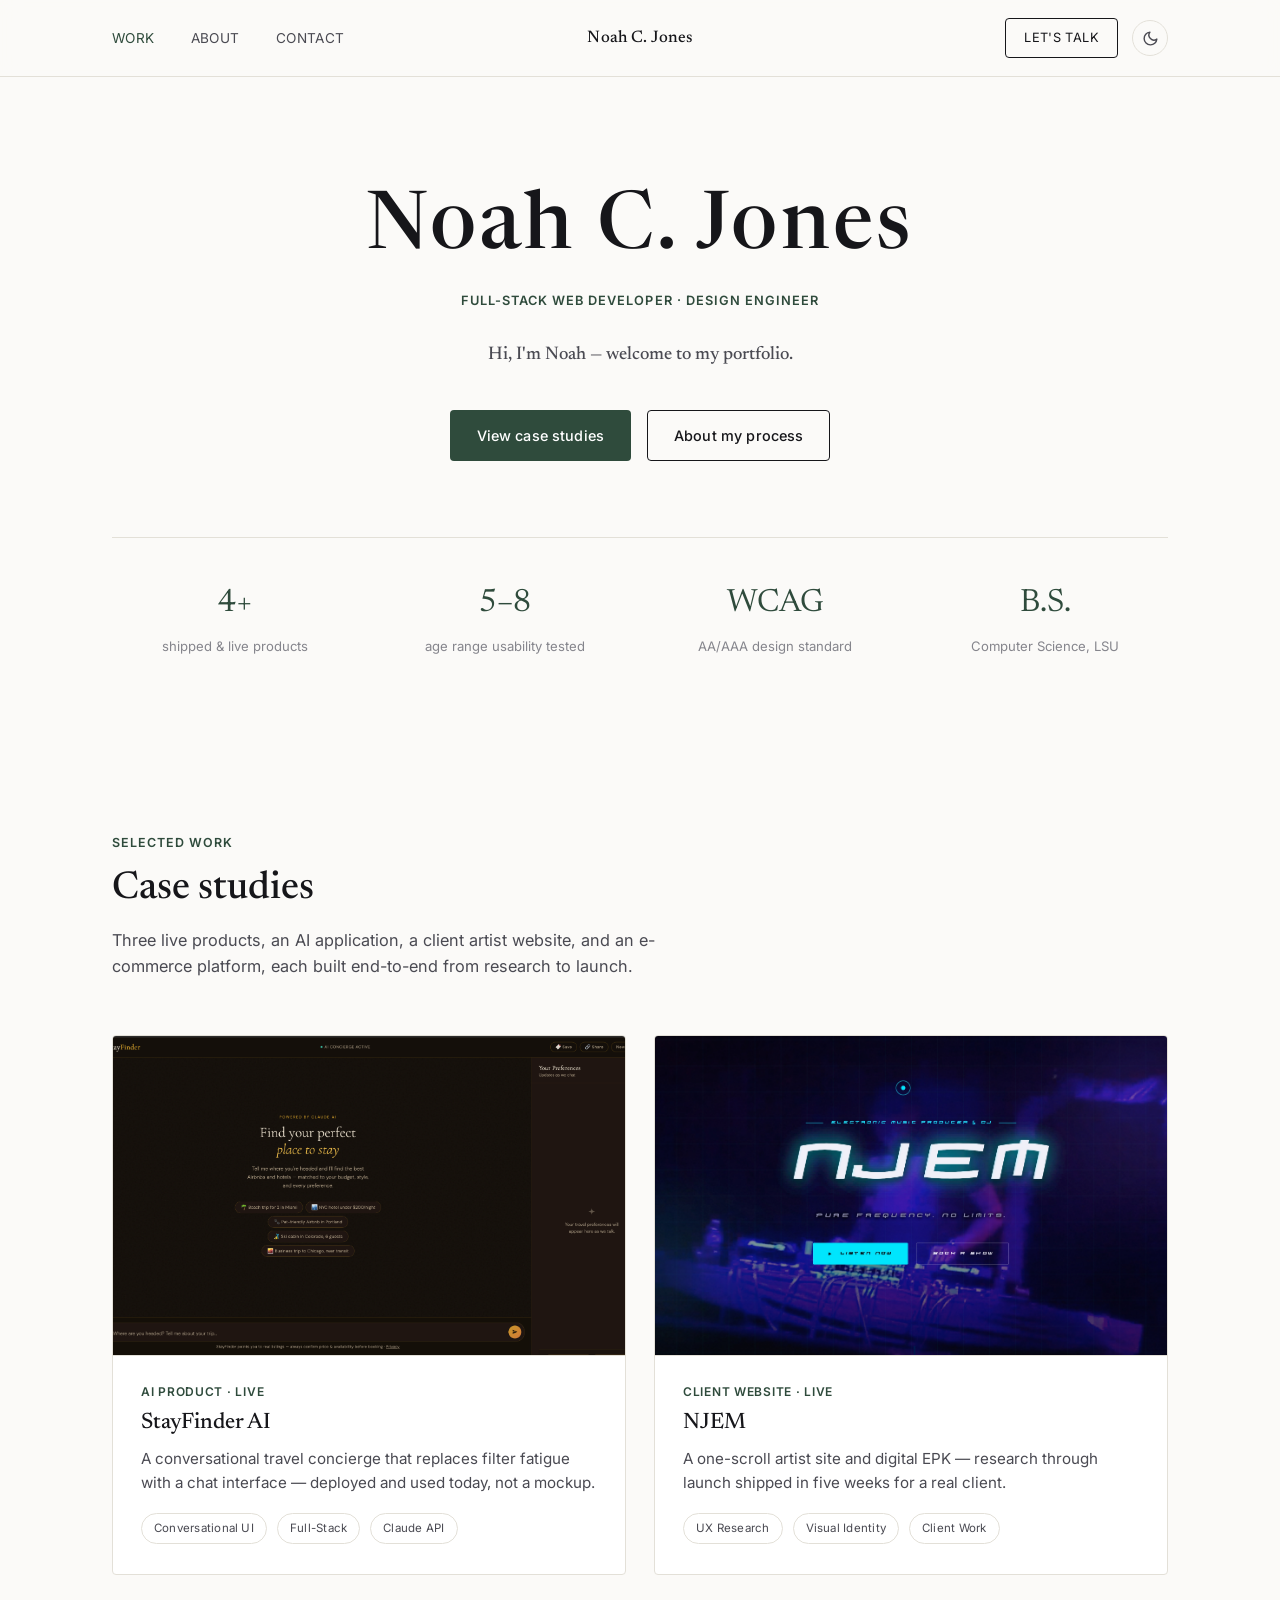
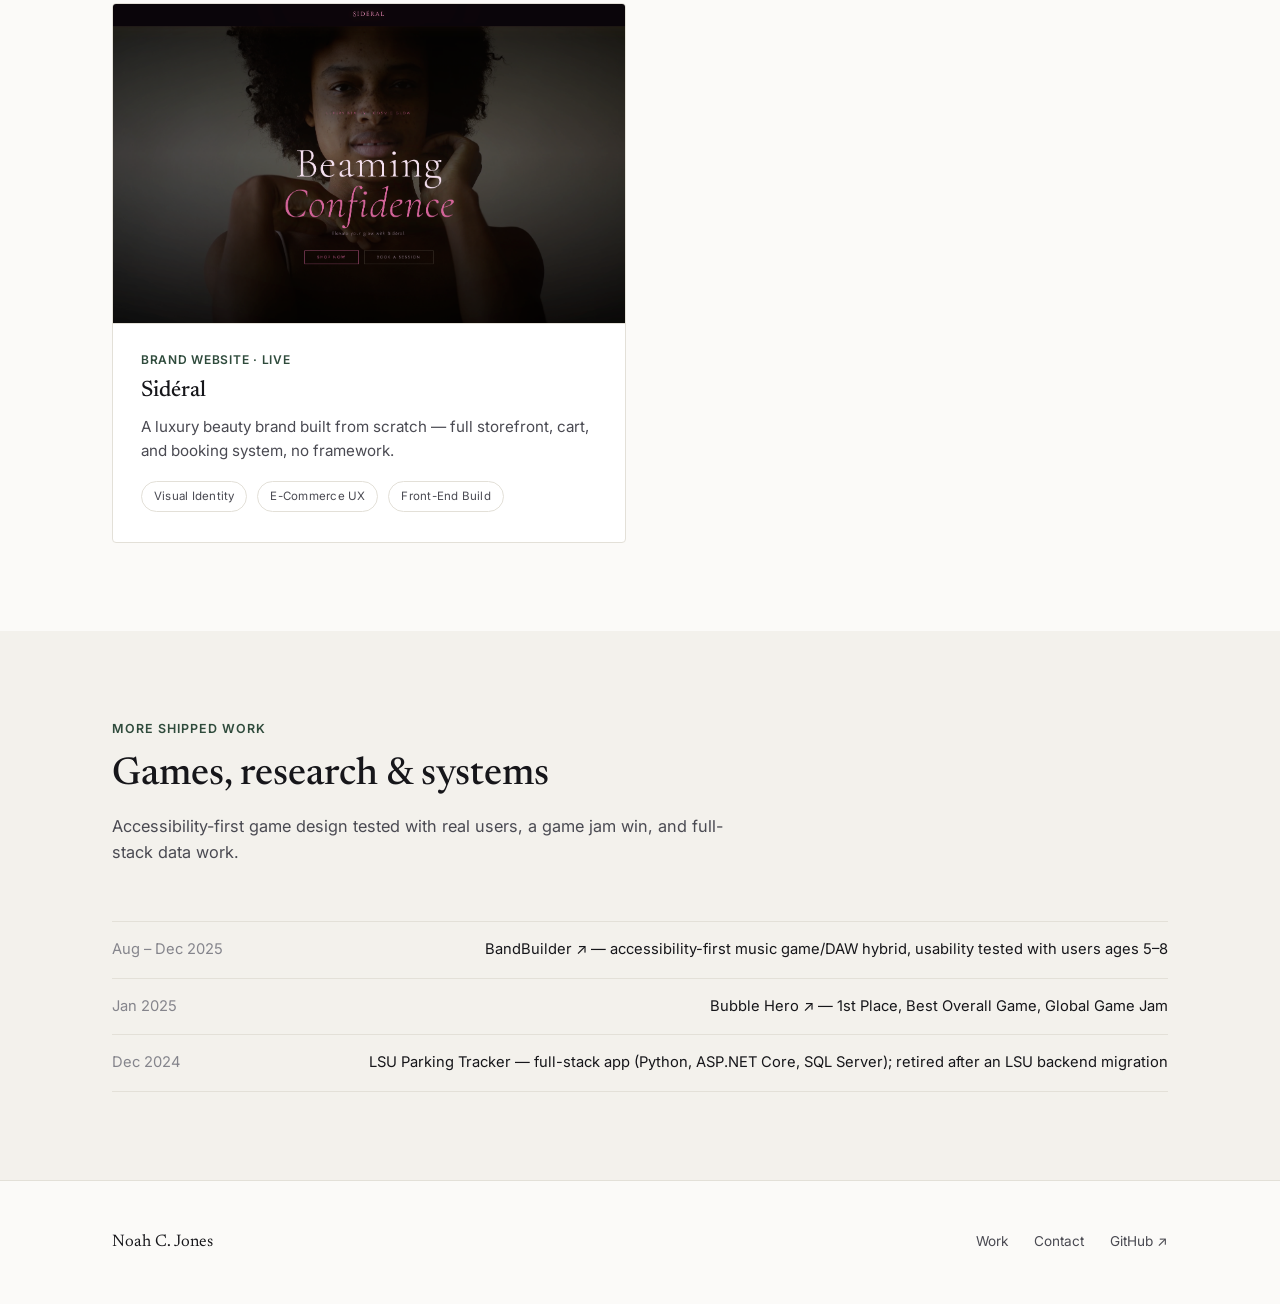
<file: work/index.html>
<!doctype html>
<html lang="en">
<head>
<meta charset="utf-8">
<title>Noah C. Jones — Full-Stack Web Developer &amp; Design Engineer</title>
<meta name="description" content="Noah C. Jones — Full-Stack Web Developer and Design Engineer. Accessibility-first case studies in research, systems, and shipped product.">
<meta name="viewport" content="width=device-width, initial-scale=1">
<link rel="stylesheet" href="css/style.css">
<link rel="preconnect" href="https://fonts.googleapis.com">
<link rel="preconnect" href="https://fonts.gstatic.com" crossorigin>
<link rel="stylesheet" href="https://fonts.googleapis.com/css2?family=Newsreader:ital,opsz,wght@0,6..72,400;0,6..72,500;1,6..72,400&family=Inter:wght@400;500;600&display=swap">
<link rel="stylesheet" href="css/style.css">
<script>
(function(){
  try{
    var t = localStorage.getItem('theme');
    if(t === 'light' || t === 'dark'){ document.documentElement.setAttribute('data-theme', t); }
  }catch(e){}
})();
</script>
</head>
<body>

<nav class="nav">
  <div class="nav__row">
    <a href="index.html" class="nav__logo">Noah C. Jones</a>
    <ul class="nav__links">
      <li><a href="index.html" class="active">Work</a></li>
      <li><a href="about.html">About</a></li>
      <li><a href="contact.html">Contact</a></li>
    </ul>
    <div class="nav__actions">
      <a href="contact.html" class="nav__cta">Let's talk</a>
      <button class="theme-toggle" data-theme-toggle type="button" aria-label="Switch to dark mode" aria-pressed="false">
        <svg class="icon-moon" viewBox="0 0 24 24" fill="none" stroke="currentColor" stroke-width="2" stroke-linecap="round" stroke-linejoin="round"><path d="M21 12.79A9 9 0 1 1 11.21 3 7 7 0 0 0 21 12.79z"/></svg>
        <svg class="icon-sun" viewBox="0 0 24 24" fill="none" stroke="currentColor" stroke-width="2" stroke-linecap="round" stroke-linejoin="round"><circle cx="12" cy="12" r="4"/><path d="M12 2v2M12 20v2M4.93 4.93l1.41 1.41M17.66 17.66l1.41 1.41M2 12h2M20 12h2M6.34 17.66l-1.41 1.41M19.07 4.93l-1.41 1.41"/></svg>
      </button>
      <button class="nav__toggle" aria-label="Menu"><span></span><span></span><span></span></button>
    </div>
  </div>
  <div class="nav__mobile">
    <a href="index.html">Work</a>
    <a href="about.html">About</a>
    <a href="contact.html">Contact</a>
  </div>
</nav>

<header class="hero">
  <div class="wrap">
    <p class="hero__name">Noah C. Jones</p>
    <p class="hero__eyebrow">Full-Stack Web Developer · Design Engineer</p>
    <h1 class="hero__lede">
      Hi, I'm Noah — welcome to my portfolio. 
    </h1>
    <div class="hero__actions">
      <a href="#work" class="btn btn--primary">View case studies</a>
      <a href="about.html" class="btn btn--ghost">About my process</a>
    </div>

    <div class="hero__stats">
      <div class="stat">
        <p class="stat__num">4+</p>
        <p class="stat__label">shipped &amp; live products</p>
      </div>
      <div class="stat">
        <p class="stat__num">5–8</p>
        <p class="stat__label">age range usability tested</p>
      </div>
      <div class="stat">
        <p class="stat__num">WCAG</p>
        <p class="stat__label">AA/AAA design standard</p>
      </div>
      <div class="stat">
        <p class="stat__num">B.S.</p>
        <p class="stat__label">Computer Science, LSU</p>
      </div>
    </div>
  </div>
</header>

<!-- Case studies -->
<section class="section" id="work">
  <div class="wrap">
    <div class="section__head">
      <p class="section__eyebrow">Selected Work</p>
      <h2 class="section__title">Case studies</h2>
      <p class="section__sub">Three live products, an AI application, a client artist website, and an e-commerce platform, each built end-to-end from research to launch.</p>
    </div>

    <div class="grid-cases">

      <a href="case-study-stayfinder.html" class="case-card">
        <div class="case-card__media">
          <img src="img/stayfinder.png" alt="StayFinder AI interface" loading="lazy">
        </div>
        <div class="case-card__body">
          <p class="case-card__tag">AI Product · Live</p>
          <h3 class="case-card__title">StayFinder AI</h3>
          <p class="case-card__desc">A conversational travel concierge that replaces filter fatigue with a chat interface — deployed and used today, not a mockup.</p>
          <div class="case-card__meta">
            <span class="pill">Conversational UI</span>
            <span class="pill">Full-Stack</span>
            <span class="pill">Claude API</span>
          </div>
        </div>
      </a>

      <a href="case-study-njem.html" class="case-card">
        <div class="case-card__media">
          <img src="img/njem-hero.png" alt="NJEM website hero" loading="lazy">
        </div>
        <div class="case-card__body">
          <p class="case-card__tag">Client Website · Live</p>
          <h3 class="case-card__title">NJEM</h3>
          <p class="case-card__desc">A one-scroll artist site and digital EPK — research through launch shipped in five weeks for a real client.</p>
          <div class="case-card__meta">
            <span class="pill">UX Research</span>
            <span class="pill">Visual Identity</span>
            <span class="pill">Client Work</span>
          </div>
        </div>
      </a>

      <a href="case-study-sideral.html" class="case-card">
        <div class="case-card__media">
          <img src="img/sideral.png" alt="Sidéral brand website" loading="lazy">
        </div>
        <div class="case-card__body">
          <p class="case-card__tag">Brand Website · Live</p>
          <h3 class="case-card__title">Sidéral</h3>
          <p class="case-card__desc">A luxury beauty brand built from scratch — full storefront, cart, and booking system, no framework.</p>
          <div class="case-card__meta">
            <span class="pill">Visual Identity</span>
            <span class="pill">E-Commerce UX</span>
            <span class="pill">Front-End Build</span>
          </div>
        </div>
      </a>

    </div>
  </div>
</section>

<!-- More shipped work -->
<section class="section section--alt">
  <div class="wrap">
    <div class="section__head">
      <p class="section__eyebrow">More Shipped Work</p>
      <h2 class="section__title">Games, research &amp; systems</h2>
      <p class="section__sub">Accessibility-first game design tested with real users, a game jam win, and full-stack data work.</p>
    </div>
    <div class="facts">
      <div class="fact"><span class="fact__label">Aug – Dec 2025</span><span><a href="https://sozark.itch.io/bandbuilder" target="_blank" rel="noopener">BandBuilder ↗</a> — accessibility-first music game/DAW hybrid, usability tested with users ages 5–8</span></div>
      <div class="fact"><span class="fact__label">Jan 2025</span><span><a href="https://globalgamejam.org/games/2025/bubble-hero-6" target="_blank" rel="noopener">Bubble Hero ↗</a> — 1st Place, Best Overall Game, Global Game Jam</span></div>
      <div class="fact"><span class="fact__label">Dec 2024</span><span>LSU Parking Tracker — full-stack app (Python, ASP.NET Core, SQL Server); retired after an LSU backend migration</span></div>
    </div>
  </div>
</section>

<footer class="footer">
<div class="wrap">
  <div class="footer__row">
    <p class="footer__name">Noah C. Jones</p>
    <div class="footer__links">
      <a href="index.html">Work</a>
      <a href="contact.html">Contact</a>
      <a href="https://github.com/Sozark" target="_blank" rel="noopener">GitHub ↗</a>
    </div>
  </div>
</div>
</footer>

<script src="js/main.js" defer></script>
</body>
</html>
</file>
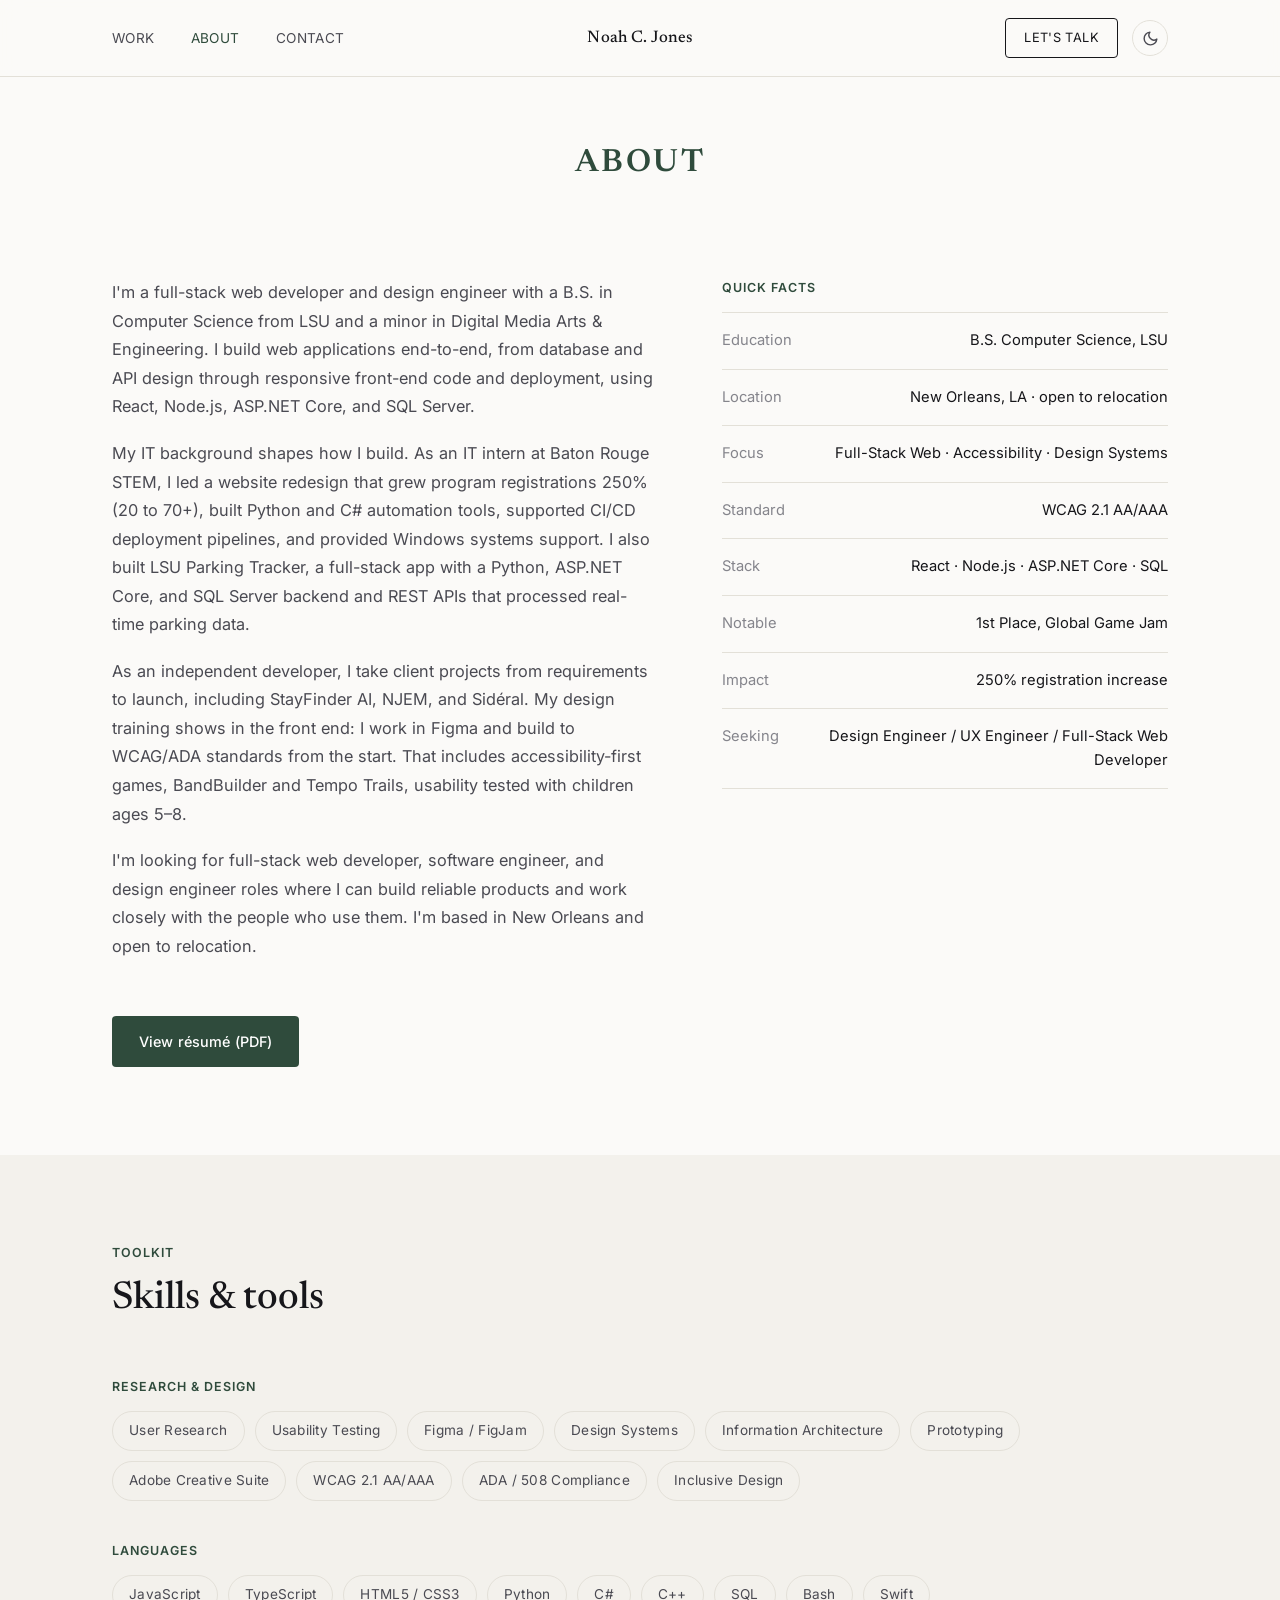
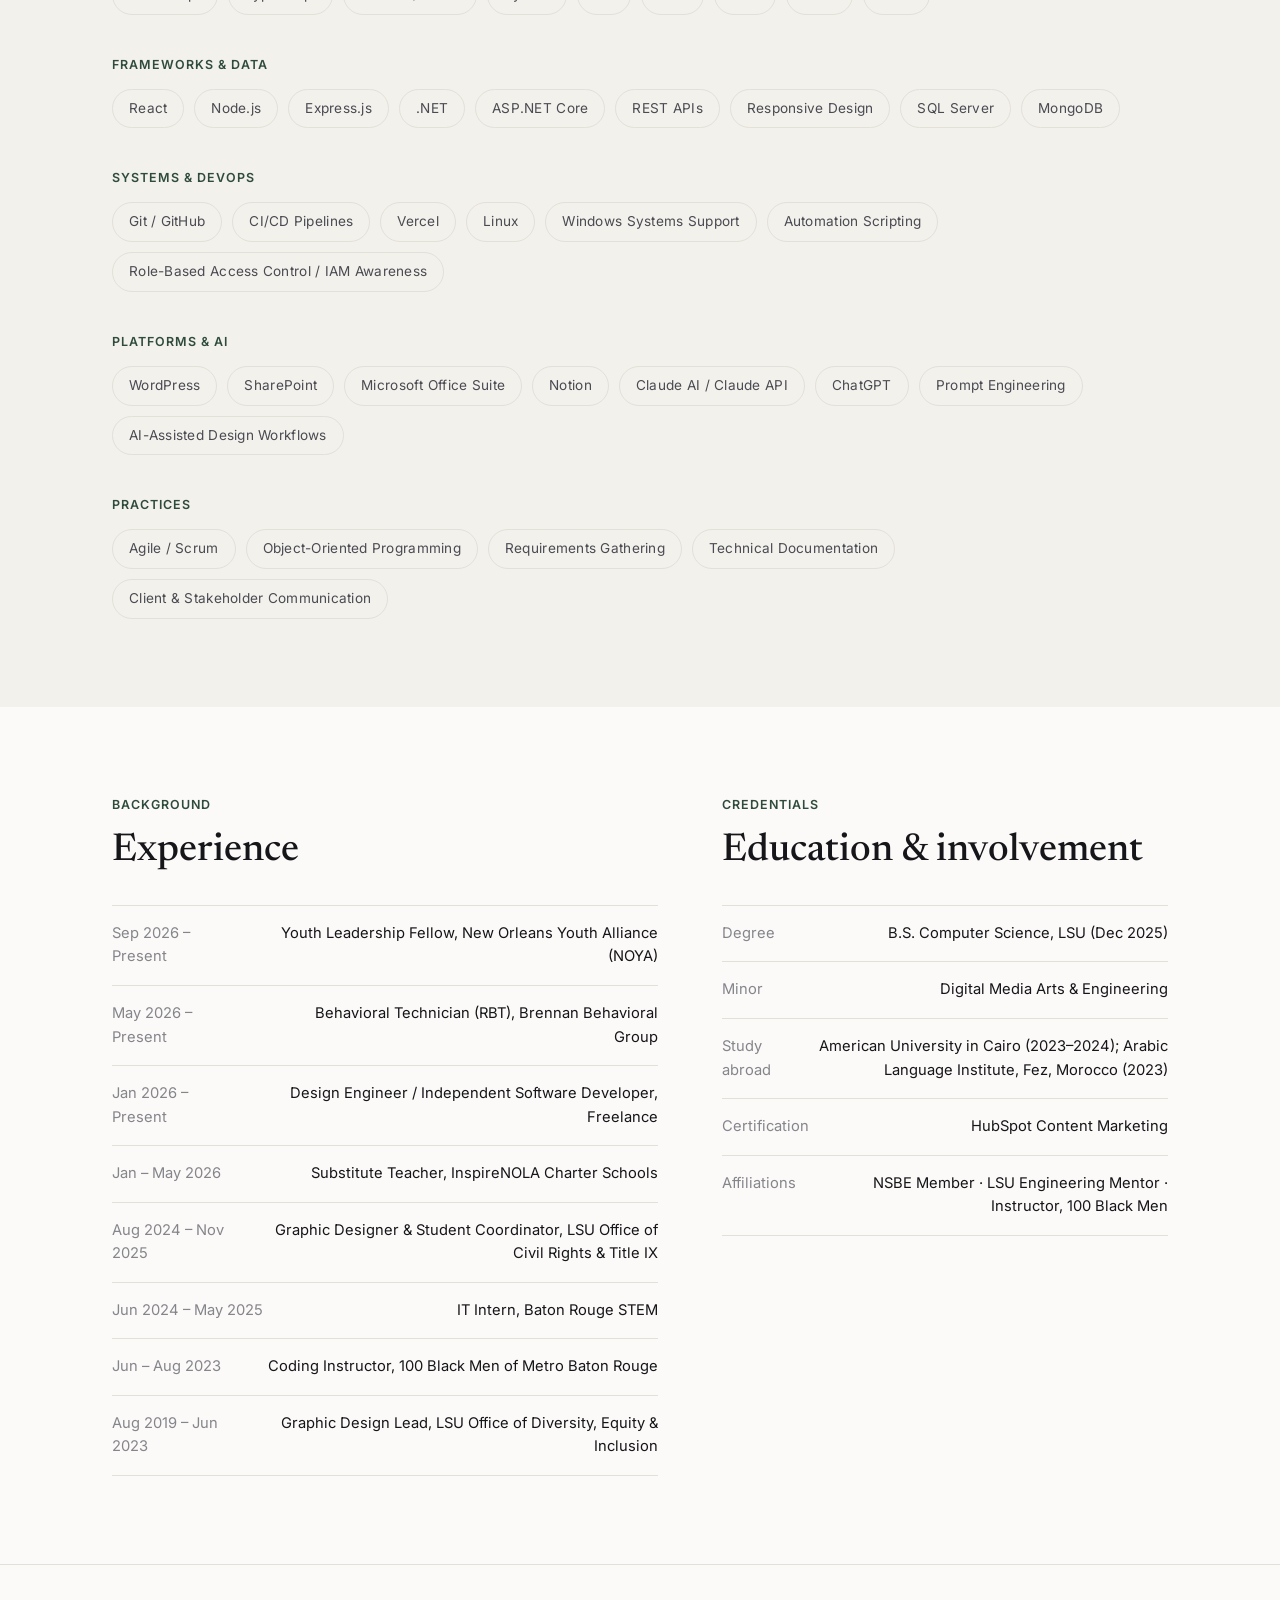
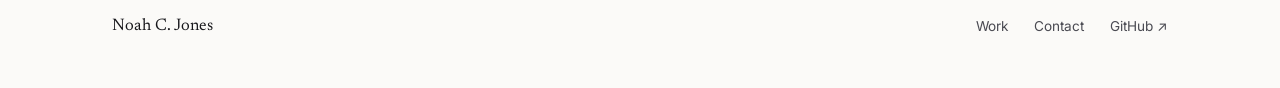
<file: work/about.html>
<!doctype html>
<html lang="en">
<head>
<meta charset="utf-8">
<title>About — Noah C. Jones</title>
<meta name="description" content="About Noah C. Jones — Design Engineer and Full-Stack Web Developer with a B.S. in Computer Science from LSU. Accessibility-first design and production front-end code.">
<meta name="viewport" content="width=device-width, initial-scale=1">
<link rel="stylesheet" href="css/style.css">
<link rel="preconnect" href="https://fonts.googleapis.com">
<link rel="preconnect" href="https://fonts.gstatic.com" crossorigin>
<link rel="stylesheet" href="https://fonts.googleapis.com/css2?family=Newsreader:ital,opsz,wght@0,6..72,400;0,6..72,500;1,6..72,400&family=Inter:wght@400;500;600&display=swap">
<link rel="stylesheet" href="css/style.css">
<script>
(function(){
  try{
    var t = localStorage.getItem('theme');
    if(t === 'light' || t === 'dark'){ document.documentElement.setAttribute('data-theme', t); }
  }catch(e){}
})();
</script>
</head>
<body>

<nav class="nav">
  <div class="nav__row">
    <a href="index.html" class="nav__logo">Noah C. Jones</a>
    <ul class="nav__links">
      <li><a href="index.html">Work</a></li>
      <li><a href="about.html" class="active">About</a></li>
      <li><a href="contact.html">Contact</a></li>
    </ul>
    <div class="nav__actions">
      <a href="contact.html" class="nav__cta">Let's talk</a>
      <button class="theme-toggle" data-theme-toggle type="button" aria-label="Switch to dark mode" aria-pressed="false">
        <svg class="icon-moon" viewBox="0 0 24 24" fill="none" stroke="currentColor" stroke-width="2" stroke-linecap="round" stroke-linejoin="round"><path d="M21 12.79A9 9 0 1 1 11.21 3 7 7 0 0 0 21 12.79z"/></svg>
        <svg class="icon-sun" viewBox="0 0 24 24" fill="none" stroke="currentColor" stroke-width="2" stroke-linecap="round" stroke-linejoin="round"><circle cx="12" cy="12" r="4"/><path d="M12 2v2M12 20v2M4.93 4.93l1.41 1.41M17.66 17.66l1.41 1.41M2 12h2M20 12h2M6.34 17.66l-1.41 1.41M19.07 4.93l-1.41 1.41"/></svg>
      </button>
      <button class="nav__toggle" aria-label="Menu"><span></span><span></span><span></span></button>
    </div>
  </div>
  <div class="nav__mobile">
    <a href="index.html">Work</a>
    <a href="about.html">About</a>
    <a href="contact.html">Contact</a>
  </div>
</nav>

<header class="page-hero page-hero--compact">
  <div class="wrap">
    <h1 class="page-hero__eyebrow">About</h1>
  </div>
</header>

<!-- Bio + quick facts -->
<section class="section">
  <div class="wrap">
    <div class="two-col">
      <div class="prose">
        <p>I'm a full-stack web developer and design engineer with a B.S. in Computer Science from LSU and a minor in Digital Media Arts &amp; Engineering. 
           I build web applications end-to-end, from database and API design through responsive front-end code and deployment, using React, Node.js, ASP.NET Core, and SQL Server.
        </p>

        <p>My IT background shapes how I build. As an IT intern at Baton Rouge STEM, I led a website redesign that grew program registrations 250% (20 to 70+), built Python and C# automation tools, supported CI/CD deployment pipelines, and provided Windows systems support. 
          I also built LSU Parking Tracker, a full-stack app with a Python, ASP.NET Core, and SQL Server backend and REST APIs that processed real-time parking data.
        </p>

        <p>As an independent developer, I take client projects from requirements to launch, including StayFinder AI, NJEM, and Sidéral. 
          My design training shows in the front end: I work in Figma and build to WCAG/ADA standards from the start. 
          That includes accessibility-first games, BandBuilder and Tempo Trails, usability tested with children ages 5–8.
        </p>

        <p>I'm looking for full-stack web developer, software engineer, and design engineer roles where I can build reliable products and work closely with the people who use them. 
           I'm based in New Orleans and open to relocation.
        </p>
        <div class="mt-lg">
          <a href="resume/Noah.C.Jones.Resume.FullStackWebDev.IT.pdf" class="btn btn--primary" target="_blank" rel="noopener">View résumé (PDF)</a>
        </div>
      </div>

      <div>
        <p class="section__eyebrow">Quick facts</p>
        <div class="facts">
          <div class="fact"><span class="fact__label">Education</span><span>B.S. Computer Science, LSU</span></div>
          <div class="fact"><span class="fact__label">Location</span><span>New Orleans, LA · open to relocation</span></div>
          <div class="fact"><span class="fact__label">Focus</span><span>Full-Stack Web · Accessibility · Design Systems</span></div>
          <div class="fact"><span class="fact__label">Standard</span><span>WCAG 2.1 AA/AAA</span></div>
          <div class="fact"><span class="fact__label">Stack</span><span>React · Node.js · ASP.NET Core · SQL</span></div>
          <div class="fact"><span class="fact__label">Notable</span><span>1st Place, Global Game Jam</span></div>
          <div class="fact"><span class="fact__label">Impact</span><span>250% registration increase</span></div>
          <div class="fact"><span class="fact__label">Seeking</span><span>Design Engineer / UX Engineer / Full-Stack Web Developer</span></div>
        </div>
      </div>
    </div>
  </div>
</section>

<!-- Skills -->
<section class="section section--alt">
  <div class="wrap">
    <div class="section__head">
      <p class="section__eyebrow">Toolkit</p>
      <h2 class="section__title">Skills &amp; tools</h2>
    </div>

    <p class="section__eyebrow" style="margin-top:8px;">Research &amp; Design</p>
    <div class="tag-cloud">
      <span class="pill">User Research</span>
      <span class="pill">Usability Testing</span>
      <span class="pill">Figma / FigJam</span>
      <span class="pill">Design Systems</span>
      <span class="pill">Information Architecture</span>
      <span class="pill">Prototyping</span>
      <span class="pill">Adobe Creative Suite</span>
      <span class="pill">WCAG 2.1 AA/AAA</span>
      <span class="pill">ADA / 508 Compliance</span>
      <span class="pill">Inclusive Design</span>
    </div>

    <p class="section__eyebrow" style="margin-top:40px;">Languages</p>
    <div class="tag-cloud">
      <span class="pill">JavaScript</span>
      <span class="pill">TypeScript</span>
      <span class="pill">HTML5 / CSS3</span>
      <span class="pill">Python</span>
      <span class="pill">C#</span>
      <span class="pill">C++</span>
      <span class="pill">SQL</span>
      <span class="pill">Bash</span>
      <span class="pill">Swift</span>
    </div>

    <p class="section__eyebrow" style="margin-top:40px;">Frameworks &amp; Data</p>
    <div class="tag-cloud">
      <span class="pill">React</span>
      <span class="pill">Node.js</span>
      <span class="pill">Express.js</span>
      <span class="pill">.NET</span>
      <span class="pill">ASP.NET Core</span>
      <span class="pill">REST APIs</span>
      <span class="pill">Responsive Design</span>
      <span class="pill">SQL Server</span>
      <span class="pill">MongoDB</span>
    </div>

    <p class="section__eyebrow" style="margin-top:40px;">Systems &amp; DevOps</p>
    <div class="tag-cloud">
      <span class="pill">Git / GitHub</span>
      <span class="pill">CI/CD Pipelines</span>
      <span class="pill">Vercel</span>
      <span class="pill">Linux</span>
      <span class="pill">Windows Systems Support</span>
      <span class="pill">Automation Scripting</span>
      <span class="pill">Role-Based Access Control / IAM Awareness</span>
    </div>

    <p class="section__eyebrow" style="margin-top:40px;">Platforms &amp; AI</p>
    <div class="tag-cloud">
      <span class="pill">WordPress</span>
      <span class="pill">SharePoint</span>
      <span class="pill">Microsoft Office Suite</span>
      <span class="pill">Notion</span>
      <span class="pill">Claude AI / Claude API</span>
      <span class="pill">ChatGPT</span>
      <span class="pill">Prompt Engineering</span>
      <span class="pill">AI-Assisted Design Workflows</span>
    </div>

    <p class="section__eyebrow" style="margin-top:40px;">Practices</p>
    <div class="tag-cloud">
      <span class="pill">Agile / Scrum</span>
      <span class="pill">Object-Oriented Programming</span>
      <span class="pill">Requirements Gathering</span>
      <span class="pill">Technical Documentation</span>
      <span class="pill">Client &amp; Stakeholder Communication</span>
    </div>
  </div>
</section>

<!-- Experience + Education -->
<section class="section">
  <div class="wrap">
    <div class="two-col">
      <div>
        <div class="section__head" style="margin-bottom:32px;">
          <p class="section__eyebrow">Background</p>
          <h2 class="section__title">Experience</h2>
        </div>
        <div class="facts">
          <div class="fact"><span class="fact__label">Sep 2026 – Present</span><span>Youth Leadership Fellow, New Orleans Youth Alliance (NOYA)</span></div>
          <div class="fact"><span class="fact__label">May 2026 – Present</span><span>Behavioral Technician (RBT), Brennan Behavioral Group</span></div>
          <div class="fact"><span class="fact__label">Jan 2026 – Present</span><span>Design Engineer / Independent Software Developer, Freelance</span></div>
          <div class="fact"><span class="fact__label">Jan – May 2026</span><span>Substitute Teacher, InspireNOLA Charter Schools</span></div>
          <div class="fact"><span class="fact__label">Aug 2024 – Nov 2025</span><span>Graphic Designer &amp; Student Coordinator, LSU Office of Civil Rights &amp; Title IX</span></div>
          <div class="fact"><span class="fact__label">Jun 2024 – May 2025</span><span>IT Intern, Baton Rouge STEM</span></div>
          <div class="fact"><span class="fact__label">Jun – Aug 2023</span><span>Coding Instructor, 100 Black Men of Metro Baton Rouge</span></div>
          <div class="fact"><span class="fact__label">Aug 2019 – Jun 2023</span><span>Graphic Design Lead, LSU Office of Diversity, Equity &amp; Inclusion</span></div>
        </div>
      </div>

      <div>
        <div class="section__head" style="margin-bottom:32px;">
          <p class="section__eyebrow">Credentials</p>
          <h2 class="section__title">Education &amp; involvement</h2>
        </div>
        <div class="facts">
          <div class="fact"><span class="fact__label">Degree</span><span>B.S. Computer Science, LSU (Dec 2025)</span></div>
          <div class="fact"><span class="fact__label">Minor</span><span>Digital Media Arts &amp; Engineering</span></div>
          <div class="fact"><span class="fact__label">Study abroad</span><span>American University in Cairo (2023–2024); Arabic Language Institute, Fez, Morocco (2023)</span></div>
          <div class="fact"><span class="fact__label">Certification</span><span>HubSpot Content Marketing</span></div>
          <div class="fact"><span class="fact__label">Affiliations</span><span>NSBE Member · LSU Engineering Mentor · Instructor, 100 Black Men</span></div>
        </div>
      </div>
    </div>
  </div>
</section>

<footer class="footer">
  <div class="wrap">
    <div class="footer__row">
      <p class="footer__name">Noah C. Jones</p>
      <div class="footer__links">
        <a href="index.html">Work</a>
        <a href="contact.html">Contact</a>
        <a href="https://github.com/Sozark" target="_blank" rel="noopener">GitHub ↗</a>
      </div>
    </div>
  </div>
</footer>

<script src="js/main.js" defer></script>
</body>
</html>
</file>
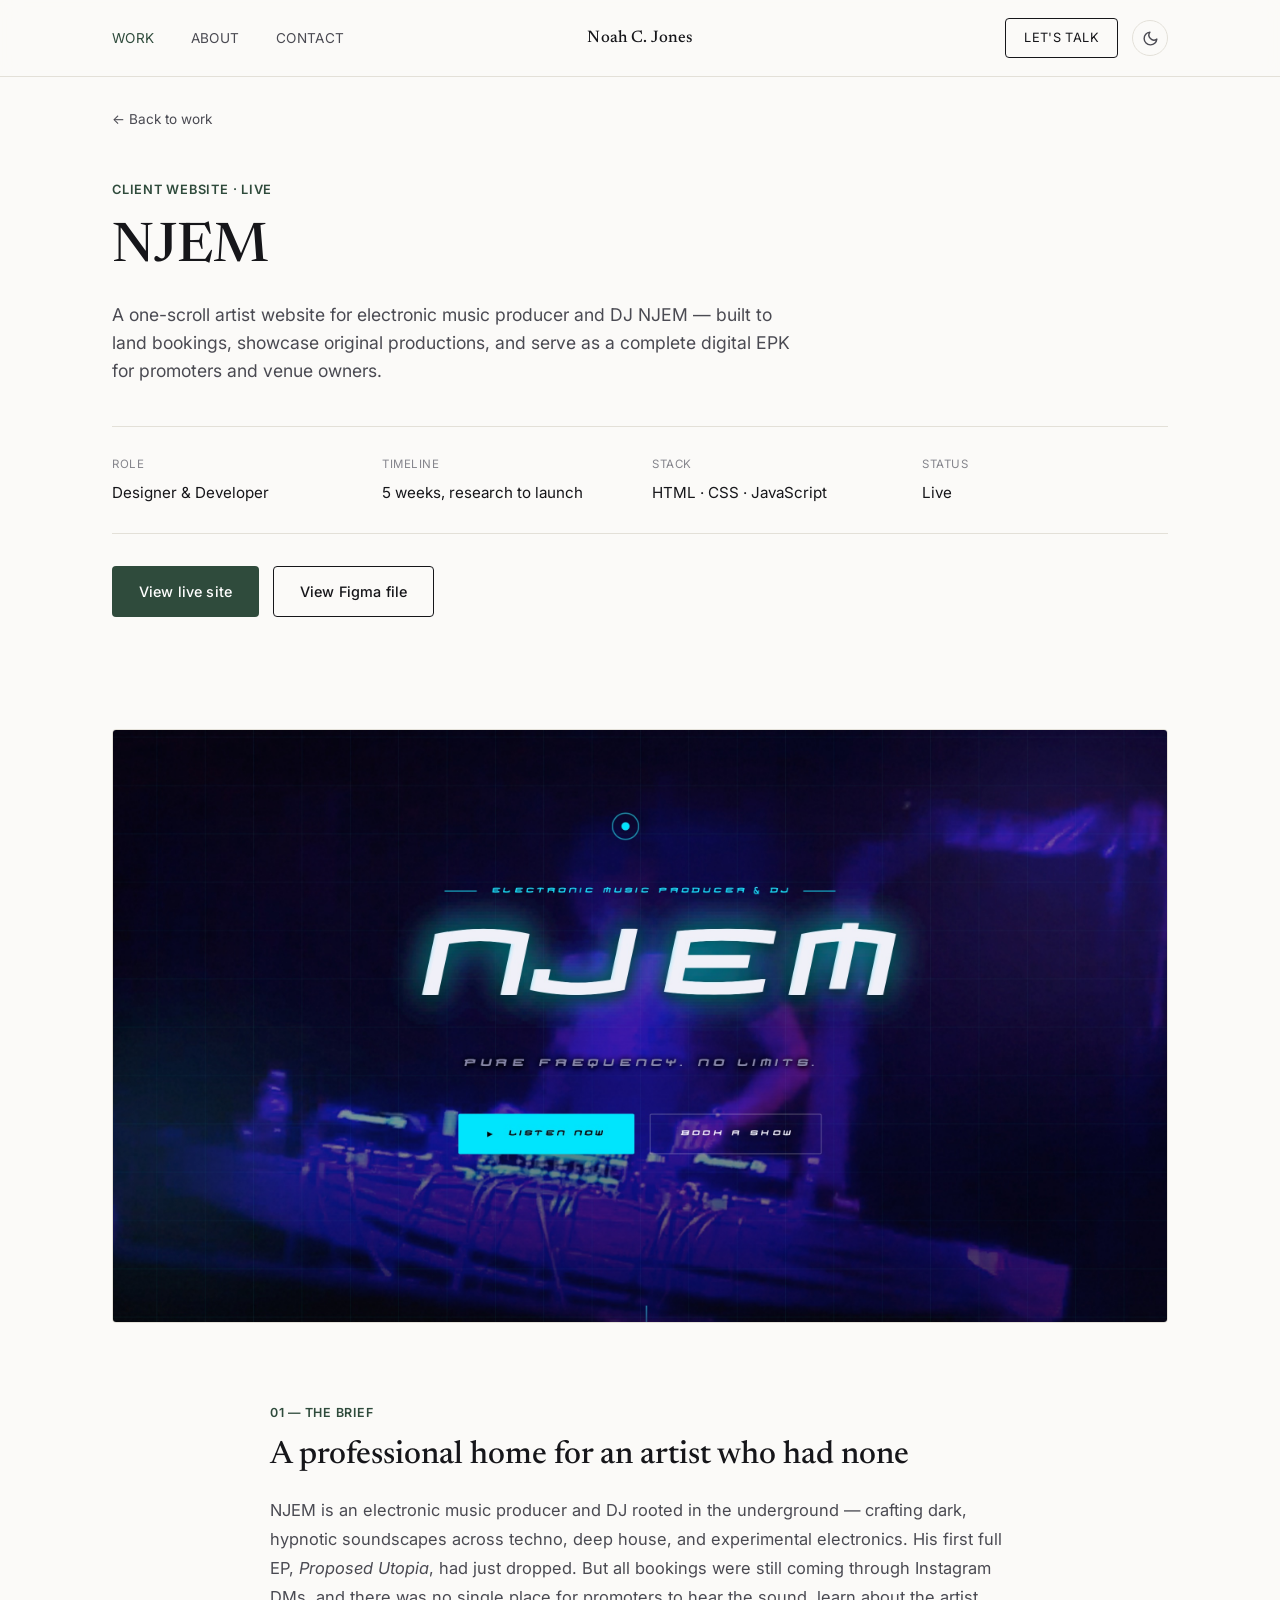
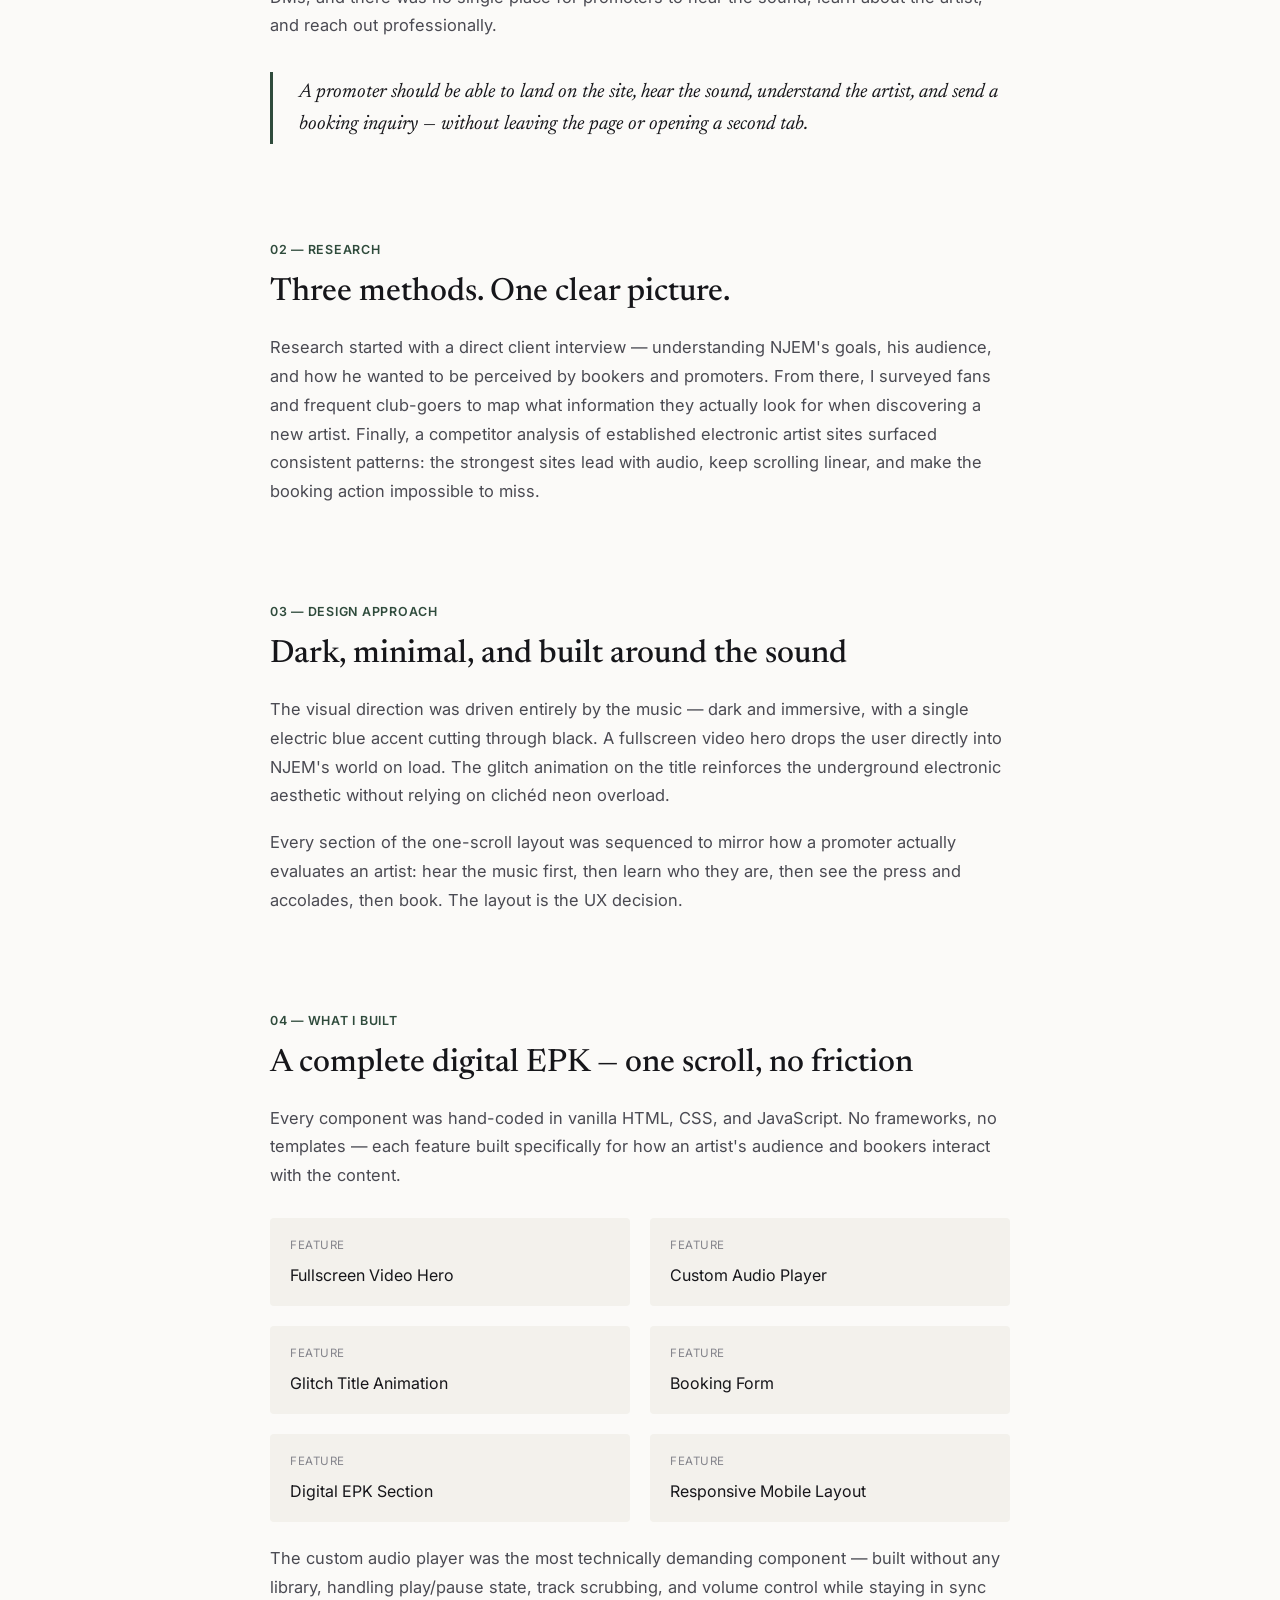
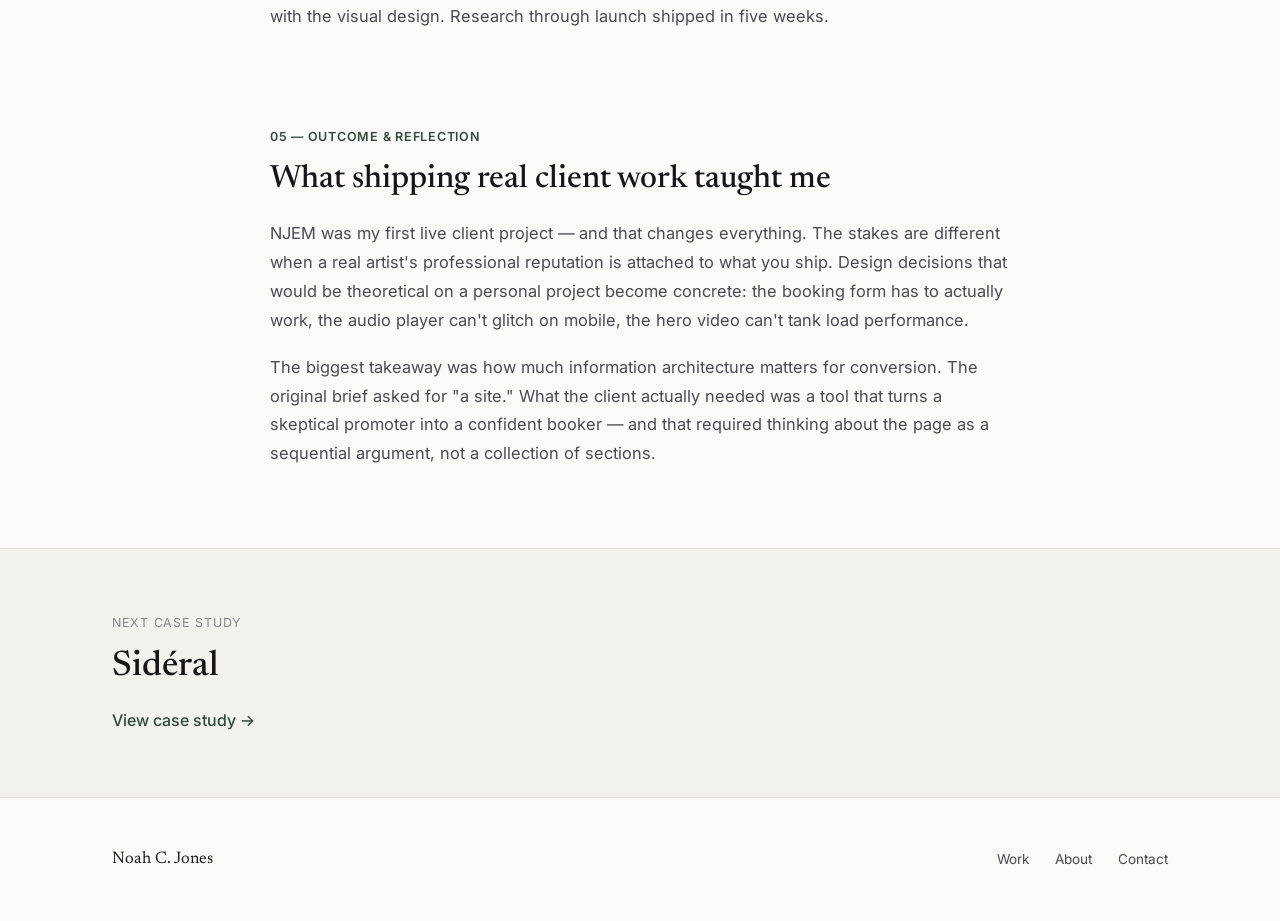
<file: work/case-study-njem.html>
<!doctype html>
<html lang="en">
<head>
<meta charset="utf-8">
<title>NJEM — Case Study — Noah C. Jones</title>
<meta name="description" content="NJEM: a one-scroll artist website and digital EPK, research through launch in five weeks.">
<meta name="viewport" content="width=device-width, initial-scale=1">
<link rel="stylesheet" href="css/style.css">
<link rel="preconnect" href="https://fonts.googleapis.com">
<link rel="preconnect" href="https://fonts.gstatic.com" crossorigin>
<link rel="stylesheet" href="https://fonts.googleapis.com/css2?family=Newsreader:ital,opsz,wght@0,6..72,400;0,6..72,500;1,6..72,400&family=Inter:wght@400;500;600&display=swap">
<link rel="stylesheet" href="css/style.css">
<script>
(function(){
  try{
    var t = localStorage.getItem('theme');
    if(t === 'light' || t === 'dark'){ document.documentElement.setAttribute('data-theme', t); }
  }catch(e){}
})();
</script>
</head>
<body>

<nav class="nav">
  <div class="nav__row">
    <a href="index.html" class="nav__logo">Noah C. Jones</a>
    <ul class="nav__links">
      <li><a href="index.html" class="active">Work</a></li>
      <li><a href="about.html">About</a></li>
      <li><a href="contact.html">Contact</a></li>
    </ul>
    <div class="nav__actions">
      <a href="contact.html" class="nav__cta">Let's talk</a>
      <button class="theme-toggle" data-theme-toggle type="button" aria-label="Switch to dark mode" aria-pressed="false">
        <svg class="icon-moon" viewBox="0 0 24 24" fill="none" stroke="currentColor" stroke-width="2" stroke-linecap="round" stroke-linejoin="round"><path d="M21 12.79A9 9 0 1 1 11.21 3 7 7 0 0 0 21 12.79z"/></svg>
        <svg class="icon-sun" viewBox="0 0 24 24" fill="none" stroke="currentColor" stroke-width="2" stroke-linecap="round" stroke-linejoin="round"><circle cx="12" cy="12" r="4"/><path d="M12 2v2M12 20v2M4.93 4.93l1.41 1.41M17.66 17.66l1.41 1.41M2 12h2M20 12h2M6.34 17.66l-1.41 1.41M19.07 4.93l-1.41 1.41"/></svg>
      </button>
      <button class="nav__toggle" aria-label="Menu"><span></span><span></span><span></span></button>
    </div>
  </div>
  <div class="nav__mobile">
    <a href="index.html">Work</a>
    <a href="about.html">About</a>
    <a href="contact.html">Contact</a>
  </div>
</nav>

<div class="wrap">
  <a href="index.html" class="cs-back">← Back to work</a>

  <div class="cs-hero">
    <p class="cs-hero__eyebrow">Client Website · Live</p>
    <h1 class="cs-hero__title">NJEM</h1>
    <p class="cs-hero__lede">
      A one-scroll artist website for electronic music producer and DJ NJEM —
      built to land bookings, showcase original productions, and serve as a
      complete digital EPK for promoters and venue owners.
    </p>

    <div class="cs-meta">
      <div><p class="cs-meta__label">Role</p><p class="cs-meta__value">Designer &amp; Developer</p></div>
      <div><p class="cs-meta__label">Timeline</p><p class="cs-meta__value">5 weeks, research to launch</p></div>
      <div><p class="cs-meta__label">Stack</p><p class="cs-meta__value">HTML · CSS · JavaScript</p></div>
      <div><p class="cs-meta__label">Status</p><p class="cs-meta__value">Live</p></div>
    </div>

    <div class="cs-actions">
      <a href="https://njemhz.com" class="btn btn--primary" target="_blank" rel="noopener">View live site</a>
      <a href="https://www.figma.com/community/file/1648548003911033349" class="btn btn--ghost" target="_blank" rel="noopener">View Figma file</a>
    </div>
  </div>

  <div class="cs-media">
    <img src="img/njem-hero.png" alt="NJEM website hero">
  </div>
</div>

<div class="cs-body">
  <div class="wrap">

    <div class="cs-section">
      <p class="cs-section__label">01 — The Brief</p>
      <h2 class="cs-section__title">A professional home for an artist who had none</h2>
      <p class="cs-section__body">
        NJEM is an electronic music producer and DJ rooted in the underground —
        crafting dark, hypnotic soundscapes across techno, deep house, and
        experimental electronics. His first full EP, <em>Proposed Utopia</em>,
        had just dropped. But all bookings were still coming through Instagram
        DMs, and there was no single place for promoters to hear the sound,
        learn about the artist, and reach out professionally.
      </p>
      <div class="cs-pull">A promoter should be able to land on the site, hear the sound, understand the artist, and send a booking inquiry — without leaving the page or opening a second tab.</div>
    </div>

    <div class="cs-section">
      <p class="cs-section__label">02 — Research</p>
      <h2 class="cs-section__title">Three methods. One clear picture.</h2>
      <p class="cs-section__body">
        Research started with a direct client interview — understanding NJEM's
        goals, his audience, and how he wanted to be perceived by bookers and
        promoters. From there, I surveyed fans and frequent club-goers to map
        what information they actually look for when discovering a new artist.
        Finally, a competitor analysis of established electronic artist sites
        surfaced consistent patterns: the strongest sites lead with audio,
        keep scrolling linear, and make the booking action impossible to miss.
      </p>
    </div>

    <div class="cs-section">
      <p class="cs-section__label">03 — Design Approach</p>
      <h2 class="cs-section__title">Dark, minimal, and built around the sound</h2>
      <p class="cs-section__body">
        The visual direction was driven entirely by the music — dark and
        immersive, with a single electric blue accent cutting through black.
        A fullscreen video hero drops the user directly into NJEM's world on
        load. The glitch animation on the title reinforces the underground
        electronic aesthetic without relying on clichéd neon overload.
      </p>
      <p class="cs-section__body">
        Every section of the one-scroll layout was sequenced to mirror how a
        promoter actually evaluates an artist: hear the music first, then
        learn who they are, then see the press and accolades, then book.
        The layout is the UX decision.
      </p>
    </div>

    <div class="cs-section">
      <p class="cs-section__label">04 — What I Built</p>
      <h2 class="cs-section__title">A complete digital EPK — one scroll, no friction</h2>
      <p class="cs-section__body">
        Every component was hand-coded in vanilla HTML, CSS, and JavaScript.
        No frameworks, no templates — each feature built specifically for how
        an artist's audience and bookers interact with the content.
      </p>
      <div class="cs-outcomes">
        <div class="cs-outcome"><p class="cs-outcome__label">Feature</p><p class="cs-outcome__value">Fullscreen Video Hero</p></div>
        <div class="cs-outcome"><p class="cs-outcome__label">Feature</p><p class="cs-outcome__value">Custom Audio Player</p></div>
        <div class="cs-outcome"><p class="cs-outcome__label">Feature</p><p class="cs-outcome__value">Glitch Title Animation</p></div>
        <div class="cs-outcome"><p class="cs-outcome__label">Feature</p><p class="cs-outcome__value">Booking Form</p></div>
        <div class="cs-outcome"><p class="cs-outcome__label">Feature</p><p class="cs-outcome__value">Digital EPK Section</p></div>
        <div class="cs-outcome"><p class="cs-outcome__label">Feature</p><p class="cs-outcome__value">Responsive Mobile Layout</p></div>
      </div>
      <p class="cs-section__body">
        The custom audio player was the most technically demanding
        component — built without any library, handling play/pause state,
        track scrubbing, and volume control while staying in sync with the
        visual design. Research through launch shipped in five weeks.
      </p>
    </div>

    <div class="cs-section">
      <p class="cs-section__label">05 — Outcome &amp; Reflection</p>
      <h2 class="cs-section__title">What shipping real client work taught me</h2>
      <p class="cs-section__body">
        NJEM was my first live client project — and that changes everything.
        The stakes are different when a real artist's professional reputation
        is attached to what you ship. Design decisions that would be
        theoretical on a personal project become concrete: the booking form
        has to actually work, the audio player can't glitch on mobile, the
        hero video can't tank load performance.
      </p>
      <p class="cs-section__body">
        The biggest takeaway was how much information architecture matters
        for conversion. The original brief asked for "a site." What the
        client actually needed was a tool that turns a skeptical promoter
        into a confident booker — and that required thinking about the page
        as a sequential argument, not a collection of sections.
      </p>
    </div>

  </div>
</div>

<div class="cs-next">
  <div class="wrap">
    <p class="cs-next__label">Next case study</p>
    <h2 class="cs-next__title">Sidéral</h2>
    <a href="case-study-sideral.html" class="cs-next__link">View case study →</a>
  </div>
</div>

<footer class="footer">
  <div class="wrap">
    <div class="footer__row">
      <p class="footer__name">Noah C. Jones</p>
      <div class="footer__links">
        <a href="index.html">Work</a>
        <a href="about.html">About</a>
        <a href="contact.html">Contact</a>
      </div>
    </div>
  </div>
</footer>

<script src="js/main.js" defer></script>
</body>
</html>
</file>
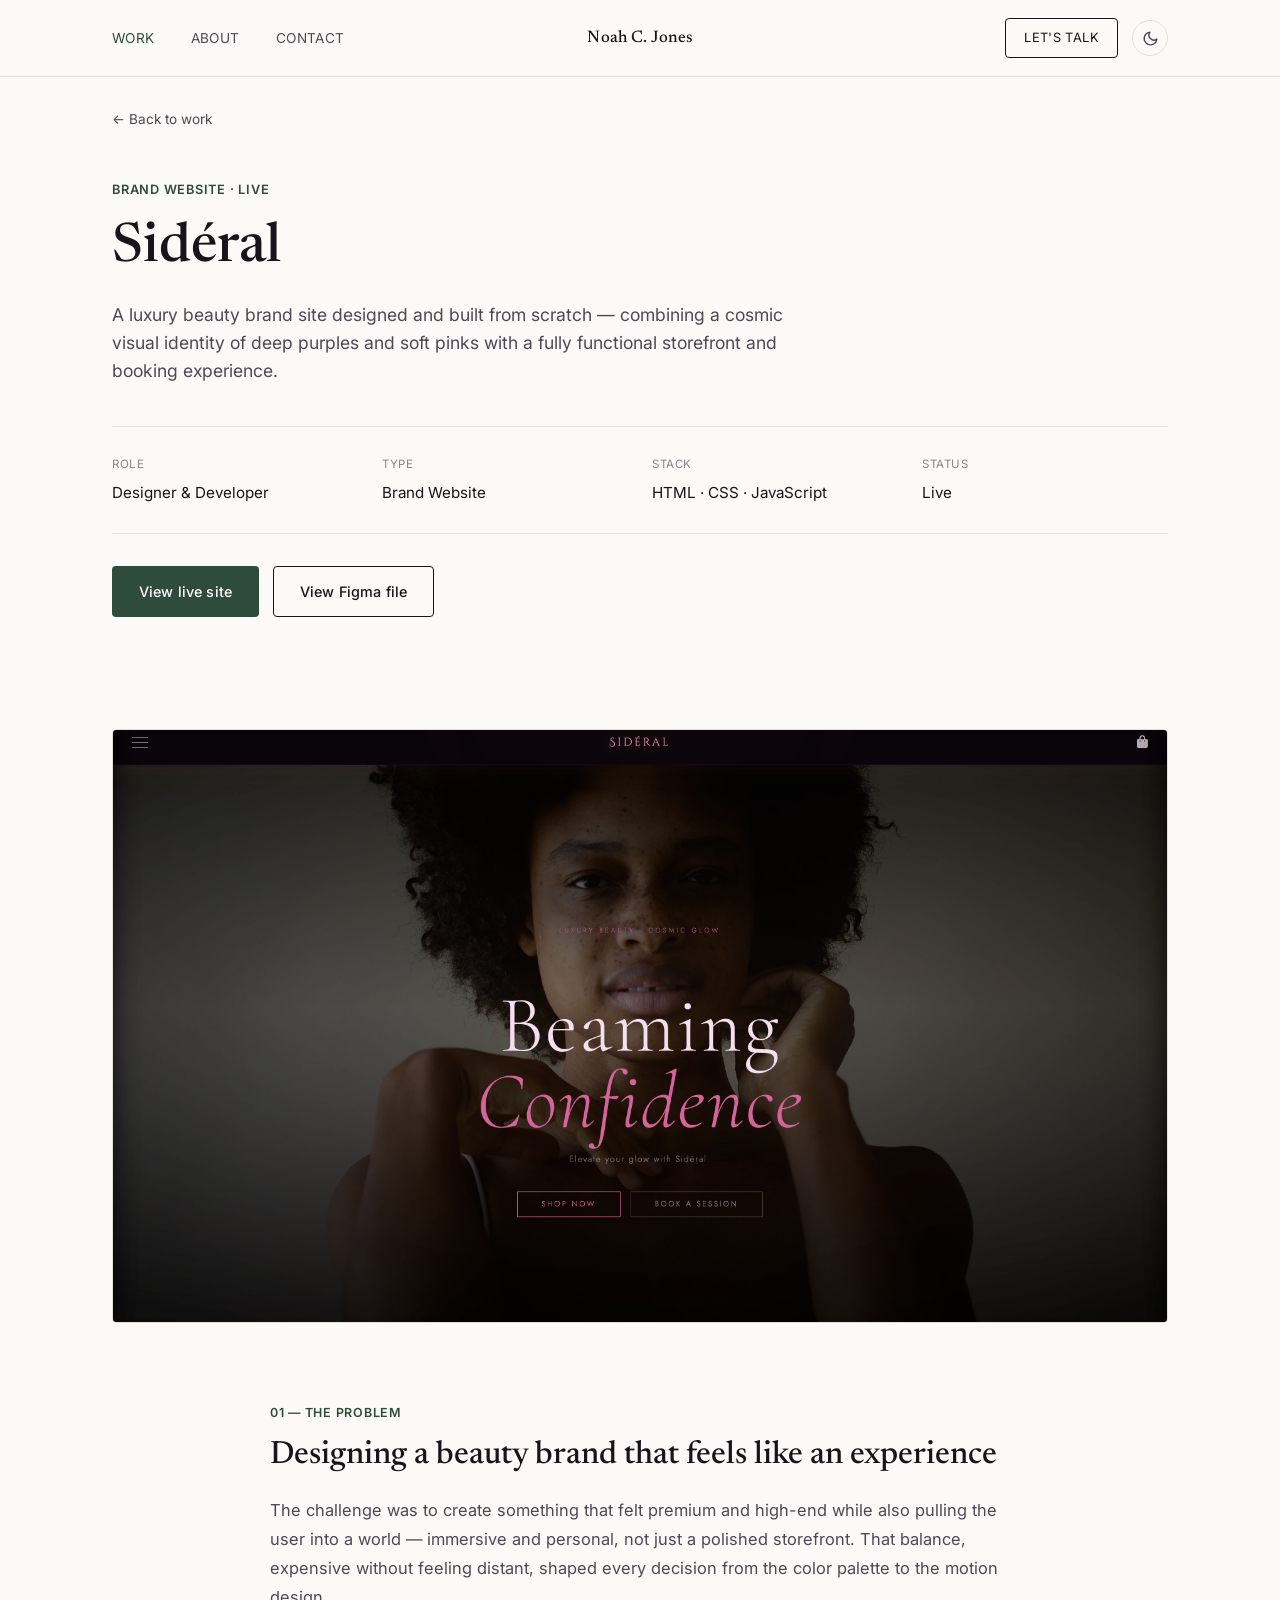
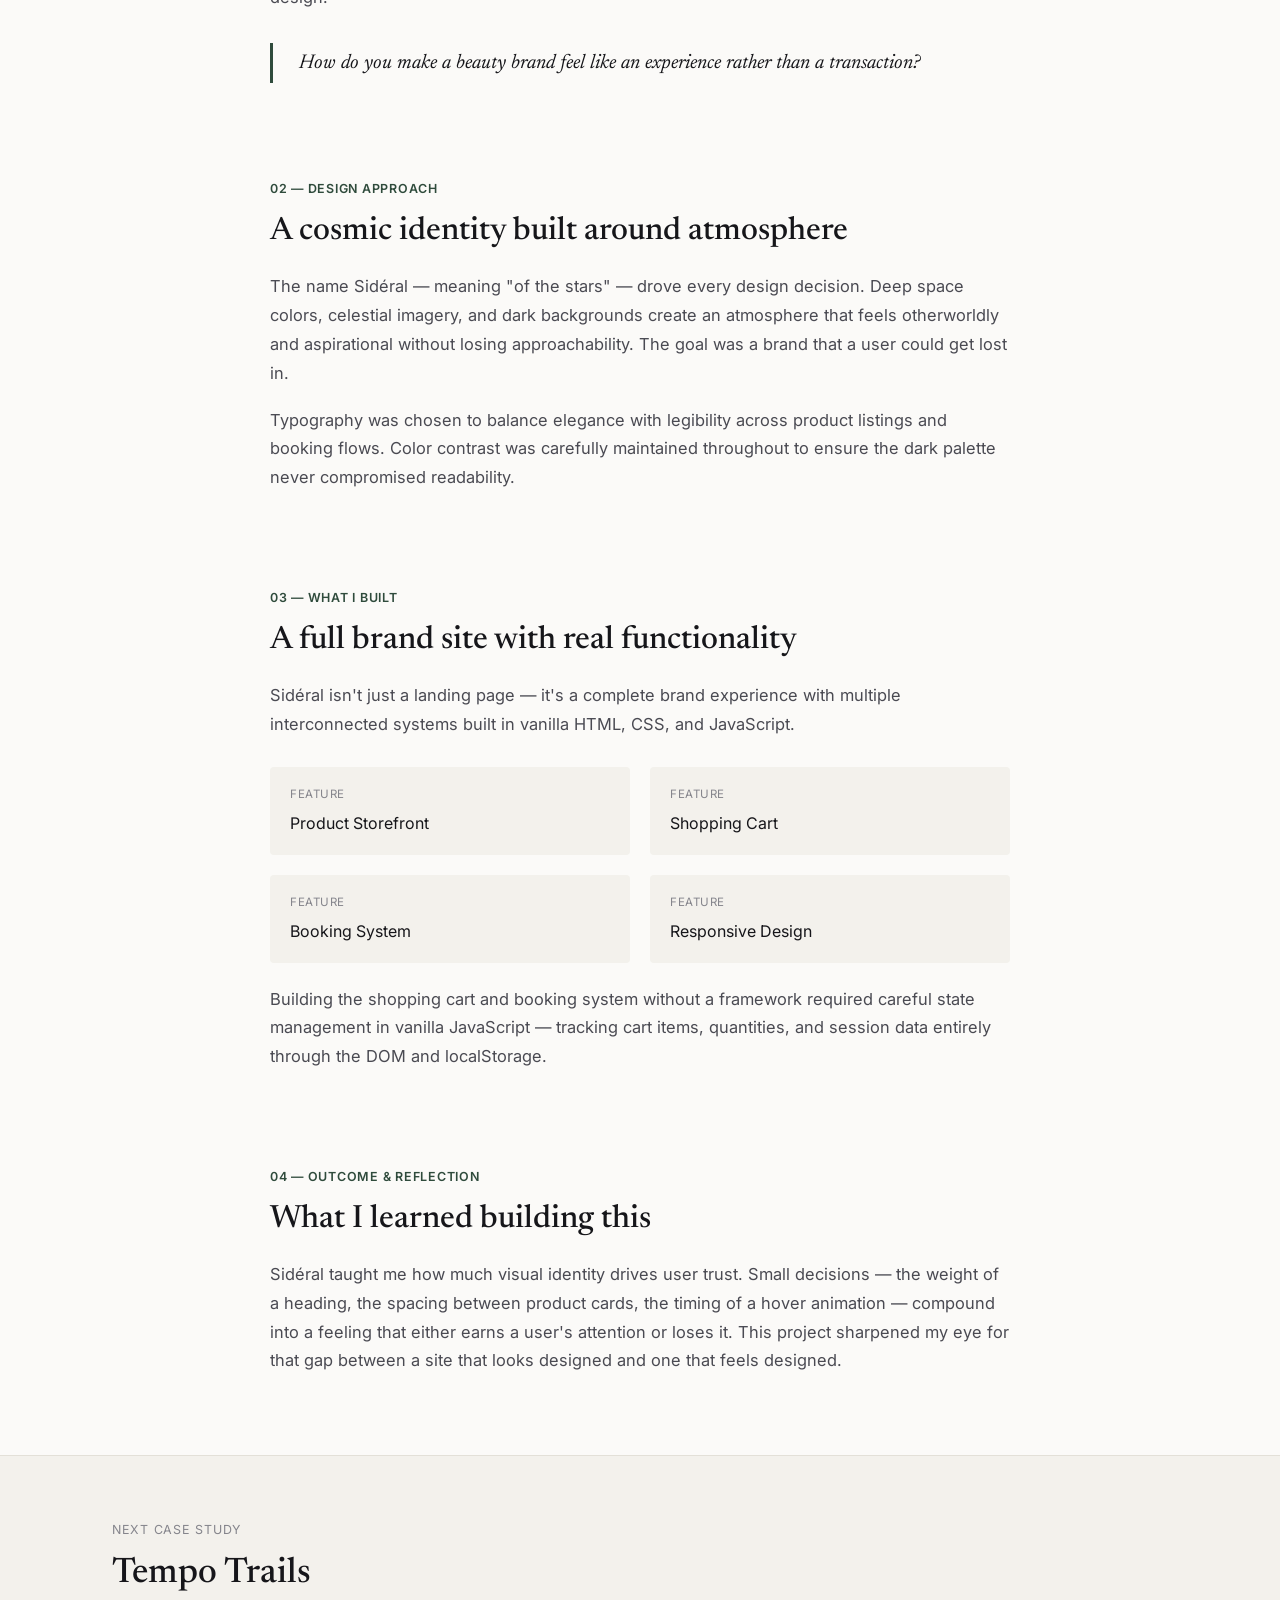
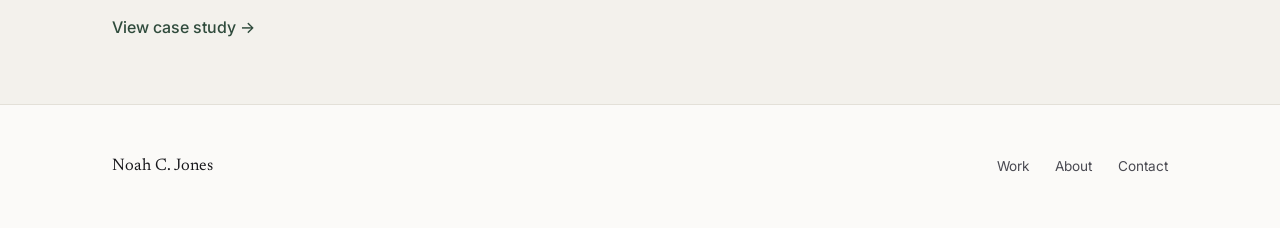
<file: work/case-study-sideral.html>
<!doctype html>
<html lang="en">
<head>
<meta charset="utf-8">
<title>Sidéral — Case Study — Noah C. Jones</title>
<meta name="description" content="Sidéral: a luxury beauty brand website built from scratch with a full storefront and booking system.">
<meta name="viewport" content="width=device-width, initial-scale=1">
<link rel="stylesheet" href="css/style.css">
<link rel="preconnect" href="https://fonts.googleapis.com">
<link rel="preconnect" href="https://fonts.gstatic.com" crossorigin>
<link rel="stylesheet" href="https://fonts.googleapis.com/css2?family=Newsreader:ital,opsz,wght@0,6..72,400;0,6..72,500;1,6..72,400&family=Inter:wght@400;500;600&display=swap">
<link rel="stylesheet" href="css/style.css">
<script>
(function(){
  try{
    var t = localStorage.getItem('theme');
    if(t === 'light' || t === 'dark'){ document.documentElement.setAttribute('data-theme', t); }
  }catch(e){}
})();
</script>
</head>
<body>

<nav class="nav">
  <div class="nav__row">
    <a href="index.html" class="nav__logo">Noah C. Jones</a>
    <ul class="nav__links">
      <li><a href="index.html" class="active">Work</a></li>
      <li><a href="about.html">About</a></li>
      <li><a href="contact.html">Contact</a></li>
    </ul>
    <div class="nav__actions">
      <a href="contact.html" class="nav__cta">Let's talk</a>
      <button class="theme-toggle" data-theme-toggle type="button" aria-label="Switch to dark mode" aria-pressed="false">
        <svg class="icon-moon" viewBox="0 0 24 24" fill="none" stroke="currentColor" stroke-width="2" stroke-linecap="round" stroke-linejoin="round"><path d="M21 12.79A9 9 0 1 1 11.21 3 7 7 0 0 0 21 12.79z"/></svg>
        <svg class="icon-sun" viewBox="0 0 24 24" fill="none" stroke="currentColor" stroke-width="2" stroke-linecap="round" stroke-linejoin="round"><circle cx="12" cy="12" r="4"/><path d="M12 2v2M12 20v2M4.93 4.93l1.41 1.41M17.66 17.66l1.41 1.41M2 12h2M20 12h2M6.34 17.66l-1.41 1.41M19.07 4.93l-1.41 1.41"/></svg>
      </button>
      <button class="nav__toggle" aria-label="Menu"><span></span><span></span><span></span></button>
    </div>
  </div>
  <div class="nav__mobile">
    <a href="index.html">Work</a>
    <a href="about.html">About</a>
    <a href="contact.html">Contact</a>
  </div>
</nav>

<div class="wrap">
  <a href="index.html" class="cs-back">← Back to work</a>

  <div class="cs-hero">
    <p class="cs-hero__eyebrow">Brand Website · Live</p>
    <h1 class="cs-hero__title">Sidéral</h1>
    <p class="cs-hero__lede">
      A luxury beauty brand site designed and built from scratch — combining
      a cosmic visual identity of deep purples and soft pinks with a fully
      functional storefront and booking experience.
    </p>

    <div class="cs-meta">
      <div><p class="cs-meta__label">Role</p><p class="cs-meta__value">Designer &amp; Developer</p></div>
      <div><p class="cs-meta__label">Type</p><p class="cs-meta__value">Brand Website</p></div>
      <div><p class="cs-meta__label">Stack</p><p class="cs-meta__value">HTML · CSS · JavaScript</p></div>
      <div><p class="cs-meta__label">Status</p><p class="cs-meta__value">Live</p></div>
    </div>

    <div class="cs-actions">
      <a href="https://sozark.github.io/SideralWebsite/" class="btn btn--primary" target="_blank" rel="noopener">View live site</a>
      <a href="https://www.figma.com/design/5y1CJf9xGA6QyKoujBmyaE/Sid%C3%A9ral---Design-System" class="btn btn--ghost" target="_blank" rel="noopener">View Figma file</a>
    </div>
  </div>

  <div class="cs-media">
    <img src="img/sideral.png" alt="Sidéral website">
  </div>
</div>

<div class="cs-body">
  <div class="wrap">

    <div class="cs-section">
      <p class="cs-section__label">01 — The Problem</p>
      <h2 class="cs-section__title">Designing a beauty brand that feels like an experience</h2>
      <p class="cs-section__body">
        The challenge was to create something that felt premium and
        high-end while also pulling the user into a world — immersive and
        personal, not just a polished storefront. That balance, expensive
        without feeling distant, shaped every decision from the color
        palette to the motion design.
      </p>
      <div class="cs-pull">How do you make a beauty brand feel like an experience rather than a transaction?</div>
    </div>

    <div class="cs-section">
      <p class="cs-section__label">02 — Design Approach</p>
      <h2 class="cs-section__title">A cosmic identity built around atmosphere</h2>
      <p class="cs-section__body">
        The name Sidéral — meaning "of the stars" — drove every design
        decision. Deep space colors, celestial imagery, and dark backgrounds
        create an atmosphere that feels otherworldly and aspirational without
        losing approachability. The goal was a brand that a user could get
        lost in.
      </p>
      <p class="cs-section__body">
        Typography was chosen to balance elegance with legibility across
        product listings and booking flows. Color contrast was carefully
        maintained throughout to ensure the dark palette never compromised
        readability.
      </p>
    </div>

    <div class="cs-section">
      <p class="cs-section__label">03 — What I Built</p>
      <h2 class="cs-section__title">A full brand site with real functionality</h2>
      <p class="cs-section__body">
        Sidéral isn't just a landing page — it's a complete brand experience
        with multiple interconnected systems built in vanilla HTML, CSS, and
        JavaScript.
      </p>
      <div class="cs-outcomes">
        <div class="cs-outcome"><p class="cs-outcome__label">Feature</p><p class="cs-outcome__value">Product Storefront</p></div>
        <div class="cs-outcome"><p class="cs-outcome__label">Feature</p><p class="cs-outcome__value">Shopping Cart</p></div>
        <div class="cs-outcome"><p class="cs-outcome__label">Feature</p><p class="cs-outcome__value">Booking System</p></div>
        <div class="cs-outcome"><p class="cs-outcome__label">Feature</p><p class="cs-outcome__value">Responsive Design</p></div>
      </div>
      <p class="cs-section__body">
        Building the shopping cart and booking system without a framework
        required careful state management in vanilla JavaScript — tracking
        cart items, quantities, and session data entirely through the DOM
        and localStorage.
      </p>
    </div>

    <div class="cs-section">
      <p class="cs-section__label">04 — Outcome &amp; Reflection</p>
      <h2 class="cs-section__title">What I learned building this</h2>
      <p class="cs-section__body">
        Sidéral taught me how much visual identity drives user trust. Small
        decisions — the weight of a heading, the spacing between product
        cards, the timing of a hover animation — compound into a feeling that
        either earns a user's attention or loses it. This project sharpened
        my eye for that gap between a site that looks designed and one that
        feels designed.
      </p>
    </div>

  </div>
</div>

<div class="cs-next">
  <div class="wrap">
    <p class="cs-next__label">Next case study</p>
    <h2 class="cs-next__title">Tempo Trails</h2>
    <a href="case-study-tempo-trails.html" class="cs-next__link">View case study →</a>
  </div>
</div>

<footer class="footer">
  <div class="wrap">
    <div class="footer__row">
      <p class="footer__name">Noah C. Jones</p>
      <div class="footer__links">
        <a href="index.html">Work</a>
        <a href="about.html">About</a>
        <a href="contact.html">Contact</a>
      </div>
    </div>
  </div>
</footer>

<script src="js/main.js" defer></script>
</body>
</html>
</file>
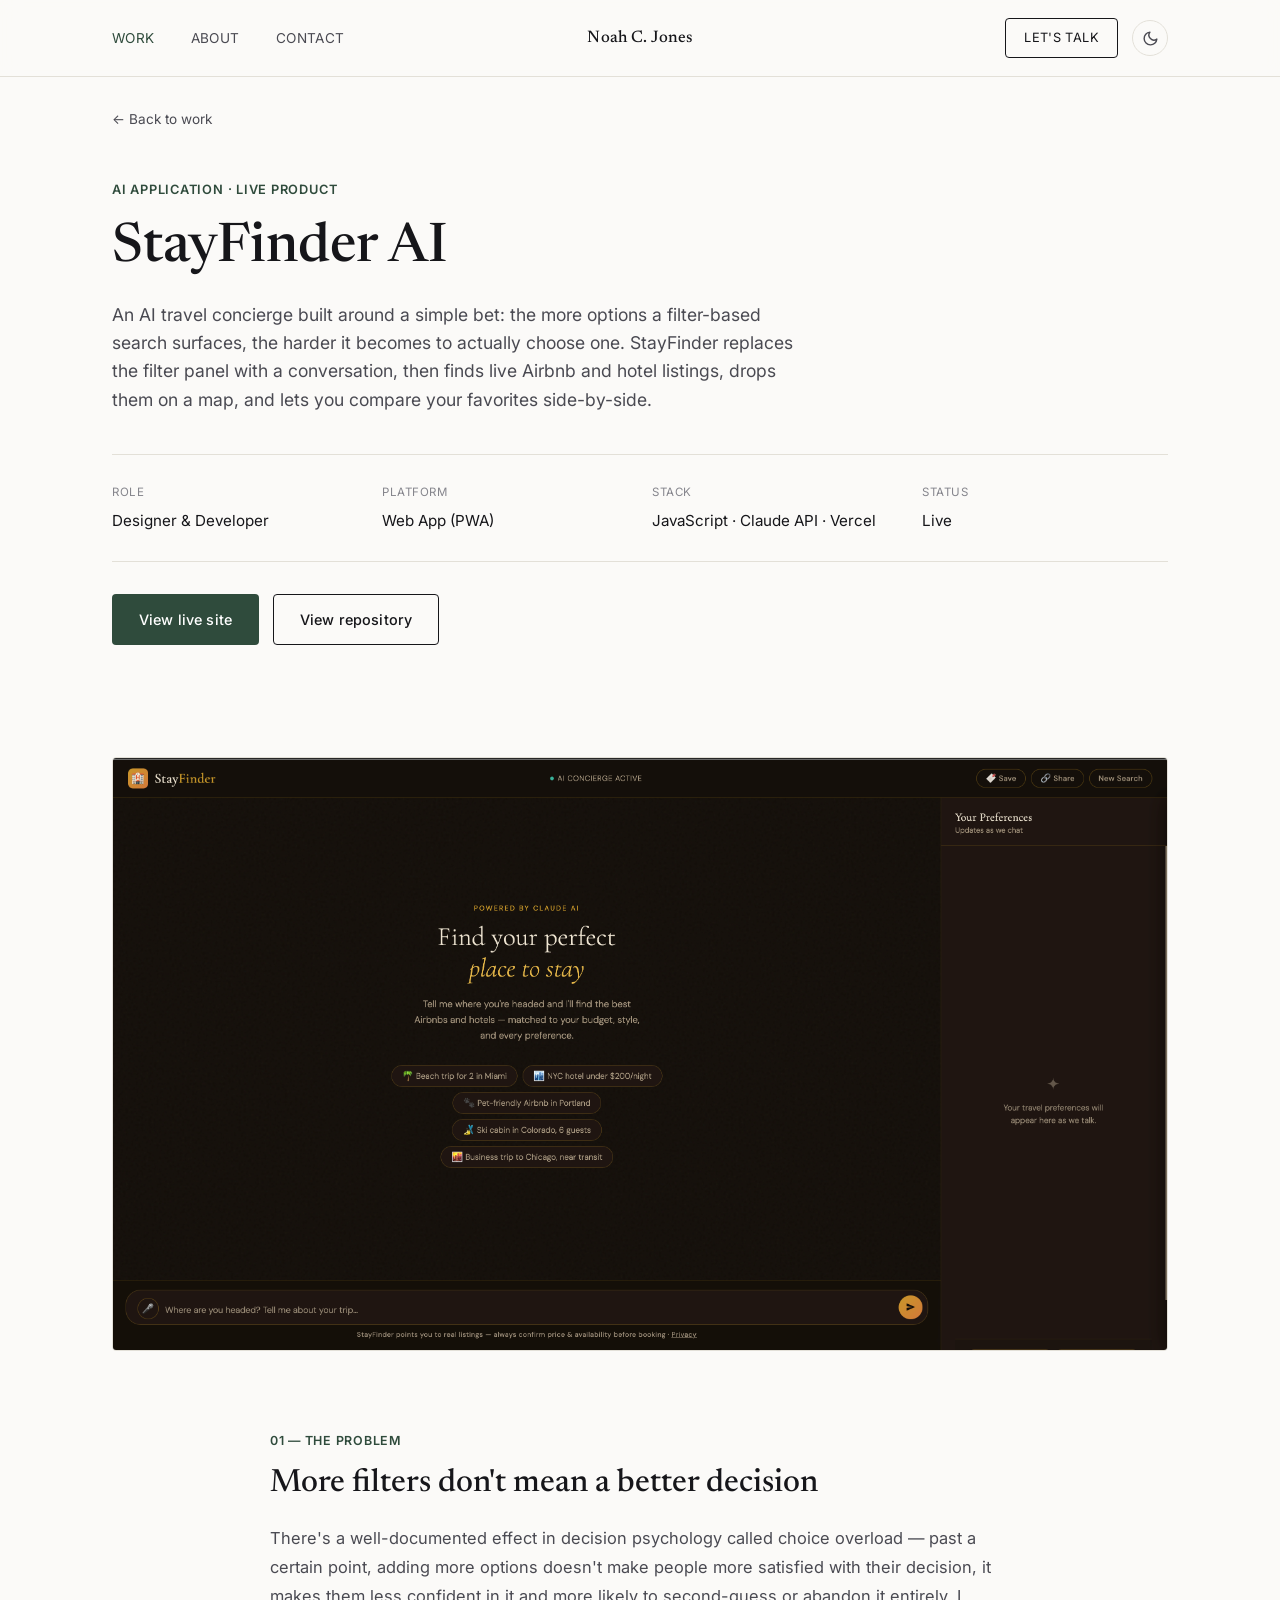
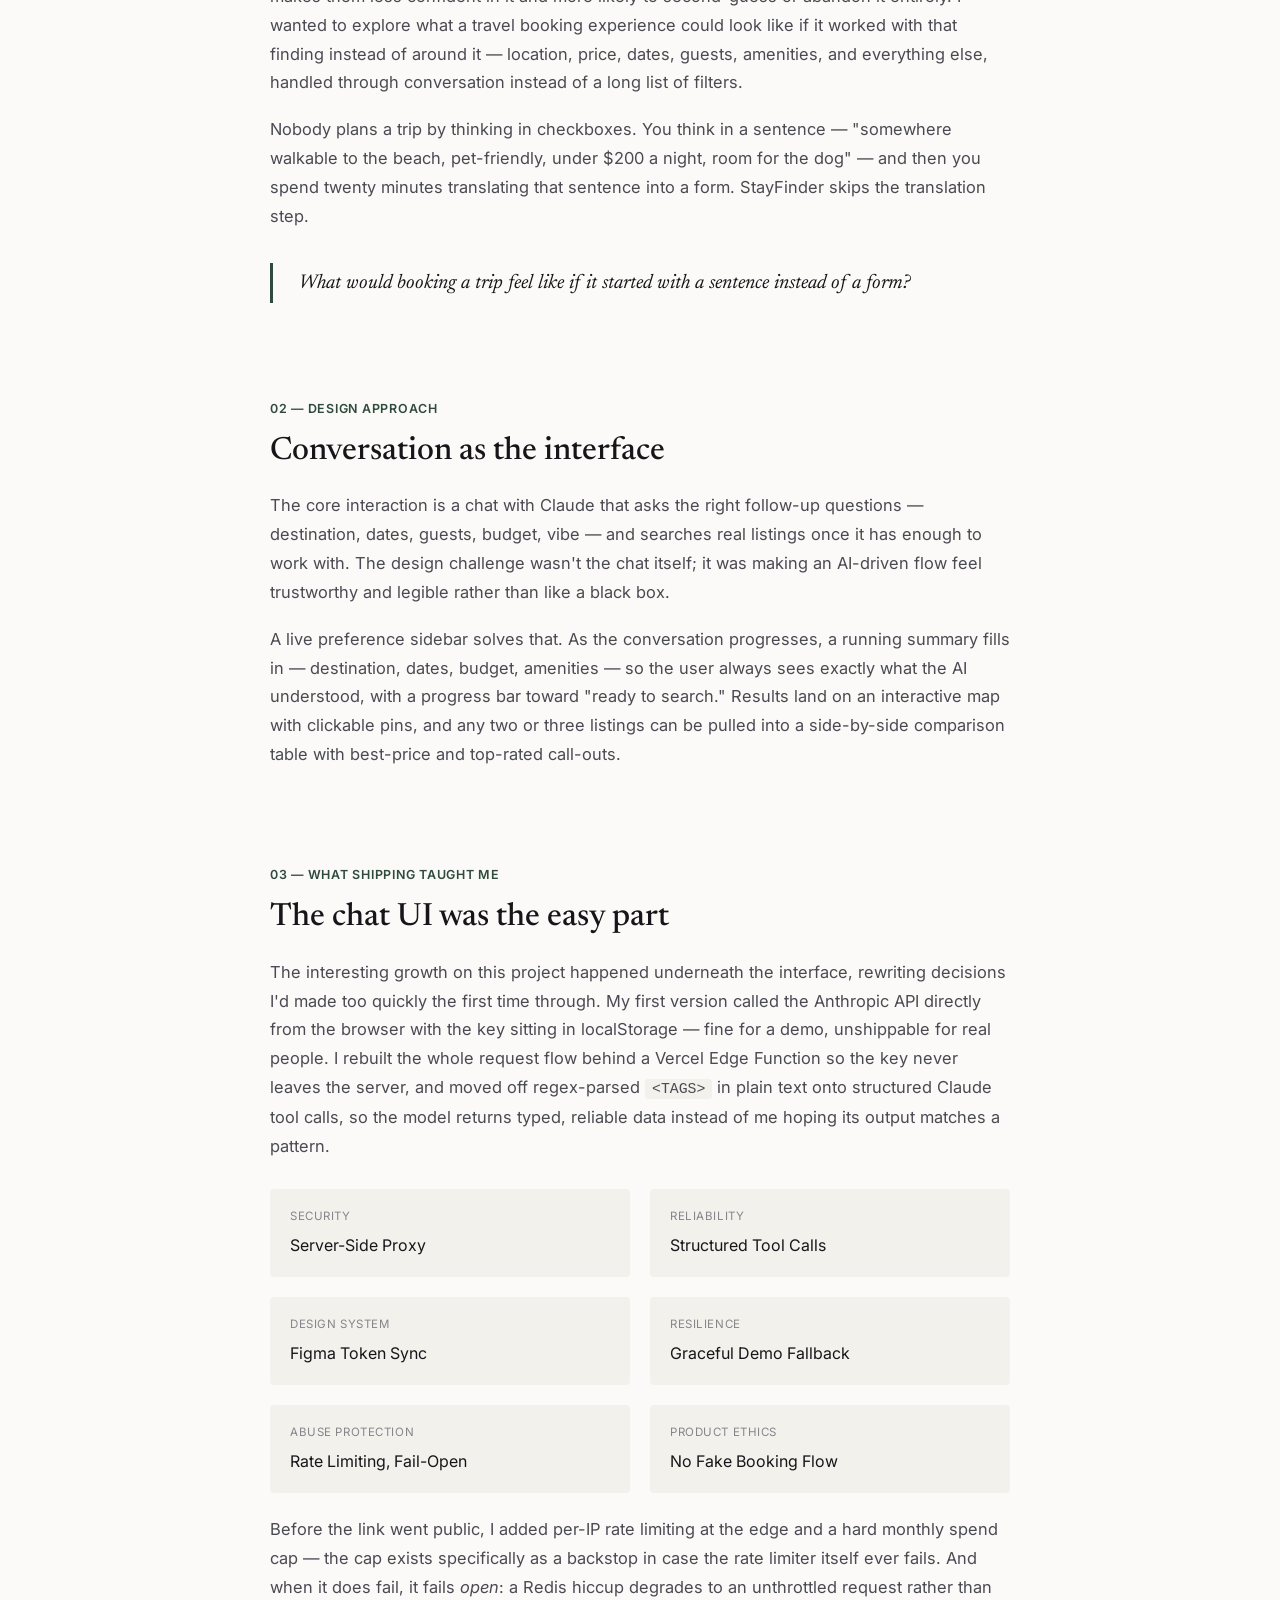
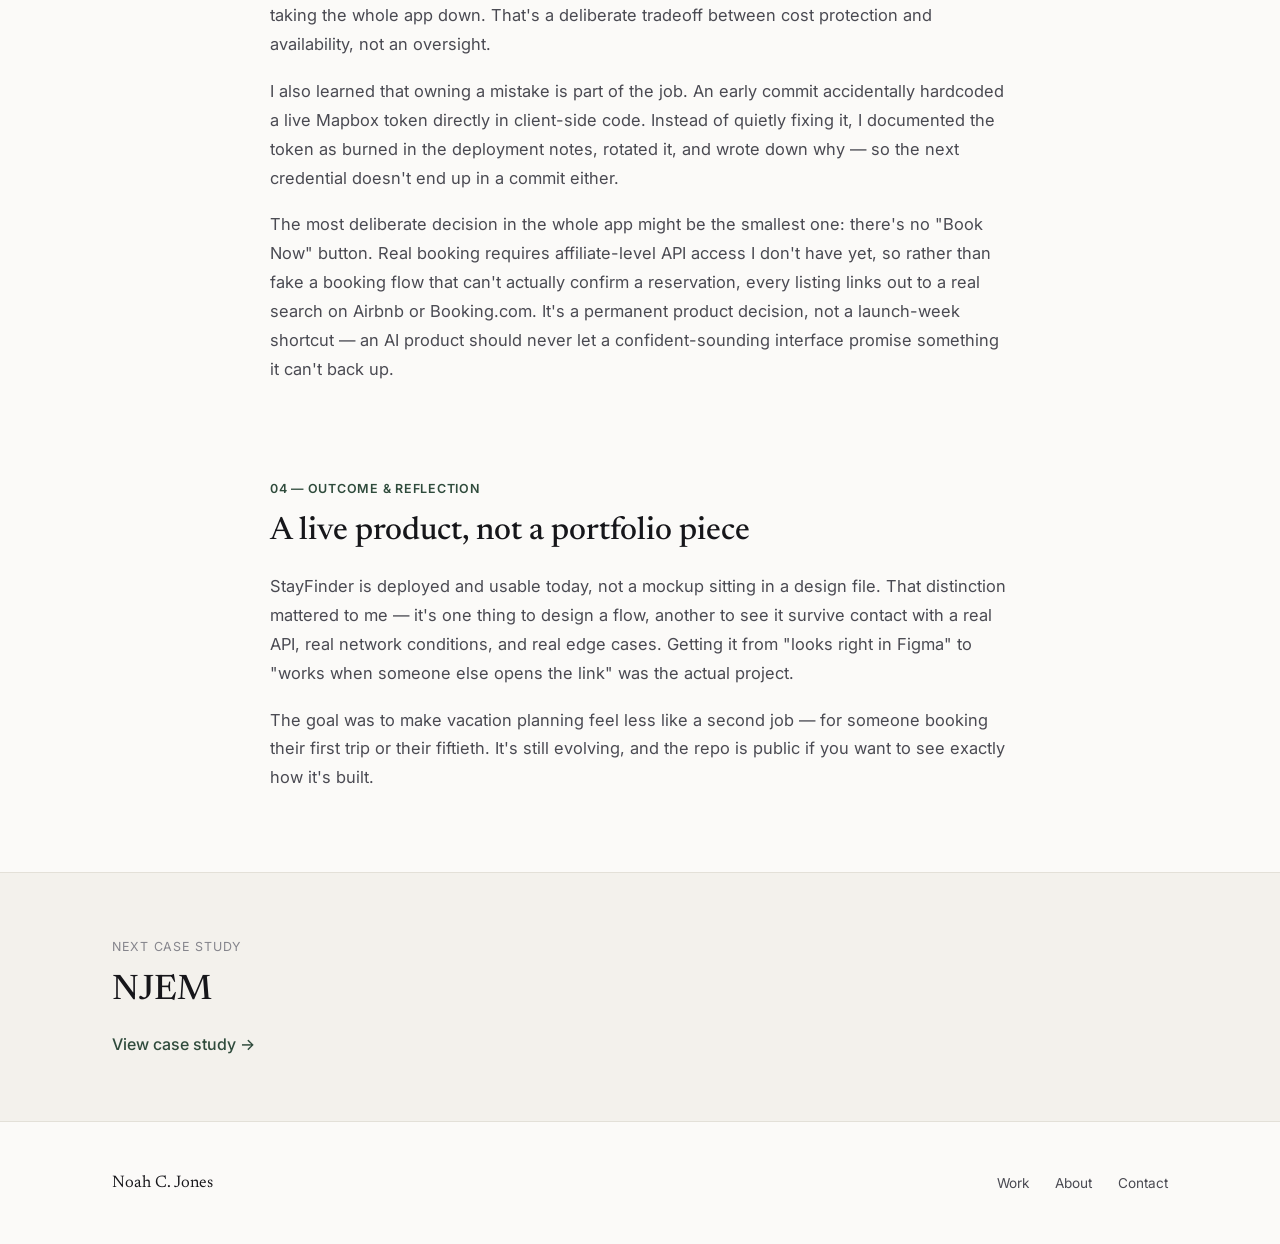
<file: work/case-study-stayfinder.html>
<!doctype html>
<html lang="en">
<head>
<meta charset="utf-8">
<title>StayFinder AI — Case Study — Noah C. Jones</title>
<meta name="description" content="StayFinder AI: a conversational travel concierge that replaces filter fatigue with chat, live in production.">
<meta name="viewport" content="width=device-width, initial-scale=1">
<link rel="stylesheet" href="css/style.css">
<link rel="preconnect" href="https://fonts.googleapis.com">
<link rel="preconnect" href="https://fonts.gstatic.com" crossorigin>
<link rel="stylesheet" href="https://fonts.googleapis.com/css2?family=Newsreader:ital,opsz,wght@0,6..72,400;0,6..72,500;1,6..72,400&family=Inter:wght@400;500;600&display=swap">
<link rel="stylesheet" href="css/style.css">
<script>
(function(){
  try{
    var t = localStorage.getItem('theme');
    if(t === 'light' || t === 'dark'){ document.documentElement.setAttribute('data-theme', t); }
  }catch(e){}
})();
</script>
</head>
<body>

<nav class="nav">
  <div class="nav__row">
    <a href="index.html" class="nav__logo">Noah C. Jones</a>
    <ul class="nav__links">
      <li><a href="index.html" class="active">Work</a></li>
      <li><a href="about.html">About</a></li>
      <li><a href="contact.html">Contact</a></li>
    </ul>
    <div class="nav__actions">
      <a href="contact.html" class="nav__cta">Let's talk</a>
      <button class="theme-toggle" data-theme-toggle type="button" aria-label="Switch to dark mode" aria-pressed="false">
        <svg class="icon-moon" viewBox="0 0 24 24" fill="none" stroke="currentColor" stroke-width="2" stroke-linecap="round" stroke-linejoin="round"><path d="M21 12.79A9 9 0 1 1 11.21 3 7 7 0 0 0 21 12.79z"/></svg>
        <svg class="icon-sun" viewBox="0 0 24 24" fill="none" stroke="currentColor" stroke-width="2" stroke-linecap="round" stroke-linejoin="round"><circle cx="12" cy="12" r="4"/><path d="M12 2v2M12 20v2M4.93 4.93l1.41 1.41M17.66 17.66l1.41 1.41M2 12h2M20 12h2M6.34 17.66l-1.41 1.41M19.07 4.93l-1.41 1.41"/></svg>
      </button>
      <button class="nav__toggle" aria-label="Menu"><span></span><span></span><span></span></button>
    </div>
  </div>
  <div class="nav__mobile">
    <a href="index.html">Work</a>
    <a href="about.html">About</a>
    <a href="contact.html">Contact</a>
  </div>
</nav>

<div class="wrap">
  <a href="index.html" class="cs-back">← Back to work</a>

  <div class="cs-hero">
    <p class="cs-hero__eyebrow">AI Application · Live Product</p>
    <h1 class="cs-hero__title">StayFinder AI</h1>
    <p class="cs-hero__lede">
      An AI travel concierge built around a simple bet: the more options a
      filter-based search surfaces, the harder it becomes to actually choose
      one. StayFinder replaces the filter panel with a conversation, then
      finds live Airbnb and hotel listings, drops them on a map, and lets you
      compare your favorites side-by-side.
    </p>

    <div class="cs-meta">
      <div><p class="cs-meta__label">Role</p><p class="cs-meta__value">Designer &amp; Developer</p></div>
      <div><p class="cs-meta__label">Platform</p><p class="cs-meta__value">Web App (PWA)</p></div>
      <div><p class="cs-meta__label">Stack</p><p class="cs-meta__value">JavaScript · Claude API · Vercel</p></div>
      <div><p class="cs-meta__label">Status</p><p class="cs-meta__value">Live</p></div>
    </div>

    <div class="cs-actions">
      <a href="https://getstayfinder.vercel.app" class="btn btn--primary" target="_blank" rel="noopener">View live site</a>
      <a href="https://github.com/Sozark/StayFinder" class="btn btn--ghost" target="_blank" rel="noopener">View repository</a>
    </div>
  </div>

  <div class="cs-media">
    <img src="img/stayfinder.png" alt="StayFinder AI interface">
  </div>
</div>

<div class="cs-body">
  <div class="wrap">

    <div class="cs-section">
      <p class="cs-section__label">01 — The Problem</p>
      <h2 class="cs-section__title">More filters don't mean a better decision</h2>
      <p class="cs-section__body">
        There's a well-documented effect in decision psychology called choice
        overload — past a certain point, adding more options doesn't make
        people more satisfied with their decision, it makes them less
        confident in it and more likely to second-guess or abandon it
        entirely. I wanted to explore what a travel booking experience could
        look like if it worked with that finding instead of around it —
        location, price, dates, guests, amenities, and everything else,
        handled through conversation instead of a long list of filters.
      </p>
      <p class="cs-section__body">
        Nobody plans a trip by thinking in checkboxes. You think in a
        sentence — "somewhere walkable to the beach, pet-friendly, under
        $200 a night, room for the dog" — and then you spend twenty minutes
        translating that sentence into a form. StayFinder skips the
        translation step.
      </p>
      <div class="cs-pull">What would booking a trip feel like if it started with a sentence instead of a form?</div>
    </div>

    <div class="cs-section">
      <p class="cs-section__label">02 — Design Approach</p>
      <h2 class="cs-section__title">Conversation as the interface</h2>
      <p class="cs-section__body">
        The core interaction is a chat with Claude that asks the right
        follow-up questions — destination, dates, guests, budget, vibe — and
        searches real listings once it has enough to work with. The design
        challenge wasn't the chat itself; it was making an AI-driven flow feel
        trustworthy and legible rather than like a black box.
      </p>
      <p class="cs-section__body">
        A live preference sidebar solves that. As the conversation progresses,
        a running summary fills in — destination, dates, budget, amenities —
        so the user always sees exactly what the AI understood, with a
        progress bar toward "ready to search." Results land on an interactive
        map with clickable pins, and any two or three listings can be pulled
        into a side-by-side comparison table with best-price and top-rated
        call-outs.
      </p>
    </div>

    <div class="cs-section">
      <p class="cs-section__label">03 — What Shipping Taught Me</p>
      <h2 class="cs-section__title">The chat UI was the easy part</h2>
      <p class="cs-section__body">
        The interesting growth on this project happened underneath the
        interface, rewriting decisions I'd made too quickly the first time
        through. My first version called the Anthropic API directly from the
        browser with the key sitting in localStorage — fine for a demo,
        unshippable for real people. I rebuilt the whole request flow behind
        a Vercel Edge Function so the key never leaves the server, and moved
        off regex-parsed <code>&lt;TAGS&gt;</code> in plain text onto
        structured Claude tool calls, so the model returns typed, reliable
        data instead of me hoping its output matches a pattern.
      </p>
      <div class="cs-outcomes">
        <div class="cs-outcome"><p class="cs-outcome__label">Security</p><p class="cs-outcome__value">Server-Side Proxy</p></div>
        <div class="cs-outcome"><p class="cs-outcome__label">Reliability</p><p class="cs-outcome__value">Structured Tool Calls</p></div>
        <div class="cs-outcome"><p class="cs-outcome__label">Design System</p><p class="cs-outcome__value">Figma Token Sync</p></div>
        <div class="cs-outcome"><p class="cs-outcome__label">Resilience</p><p class="cs-outcome__value">Graceful Demo Fallback</p></div>
        <div class="cs-outcome"><p class="cs-outcome__label">Abuse Protection</p><p class="cs-outcome__value">Rate Limiting, Fail-Open</p></div>
        <div class="cs-outcome"><p class="cs-outcome__label">Product Ethics</p><p class="cs-outcome__value">No Fake Booking Flow</p></div>
      </div>
      <p class="cs-section__body">
        Before the link went public, I added per-IP rate limiting at the edge
        and a hard monthly spend cap — the cap exists specifically as a
        backstop in case the rate limiter itself ever fails. And when it does
        fail, it fails <em>open</em>: a Redis hiccup degrades to an
        unthrottled request rather than taking the whole app down. That's a
        deliberate tradeoff between cost protection and availability, not an
        oversight.
      </p>
      <p class="cs-section__body">
        I also learned that owning a mistake is part of the job. An early
        commit accidentally hardcoded a live Mapbox token directly in
        client-side code. Instead of quietly fixing it, I documented the
        token as burned in the deployment notes, rotated it, and wrote down
        why — so the next credential doesn't end up in a commit either.
      </p>
      <p class="cs-section__body">
        The most deliberate decision in the whole app might be the smallest
        one: there's no "Book Now" button. Real booking requires
        affiliate-level API access I don't have yet, so rather than fake a
        booking flow that can't actually confirm a reservation, every listing
        links out to a real search on Airbnb or Booking.com. It's a permanent
        product decision, not a launch-week shortcut — an AI product should
        never let a confident-sounding interface promise something it can't
        back up.
      </p>
    </div>

    <div class="cs-section">
      <p class="cs-section__label">04 — Outcome &amp; Reflection</p>
      <h2 class="cs-section__title">A live product, not a portfolio piece</h2>
      <p class="cs-section__body">
        StayFinder is deployed and usable today, not a mockup sitting in a
        design file. That distinction mattered to me — it's one thing to
        design a flow, another to see it survive contact with a real API,
        real network conditions, and real edge cases. Getting it from "looks
        right in Figma" to "works when someone else opens the link" was the
        actual project.
      </p>
      <p class="cs-section__body">
        The goal was to make vacation planning feel less like a second job —
        for someone booking their first trip or their fiftieth. It's still
        evolving, and the repo is public if you want to see exactly how it's
        built.
      </p>
    </div>

  </div>
</div>

<div class="cs-next">
  <div class="wrap">
    <p class="cs-next__label">Next case study</p>
    <h2 class="cs-next__title">NJEM</h2>
    <a href="case-study-njem.html" class="cs-next__link">View case study →</a>
  </div>
</div>

<footer class="footer">
  <div class="wrap">
    <div class="footer__row">
      <p class="footer__name">Noah C. Jones</p>
      <div class="footer__links">
        <a href="index.html">Work</a>
        <a href="about.html">About</a>
        <a href="contact.html">Contact</a>
      </div>
    </div>
  </div>
</footer>

<script src="js/main.js" defer></script>
</body>
</html>
</file>
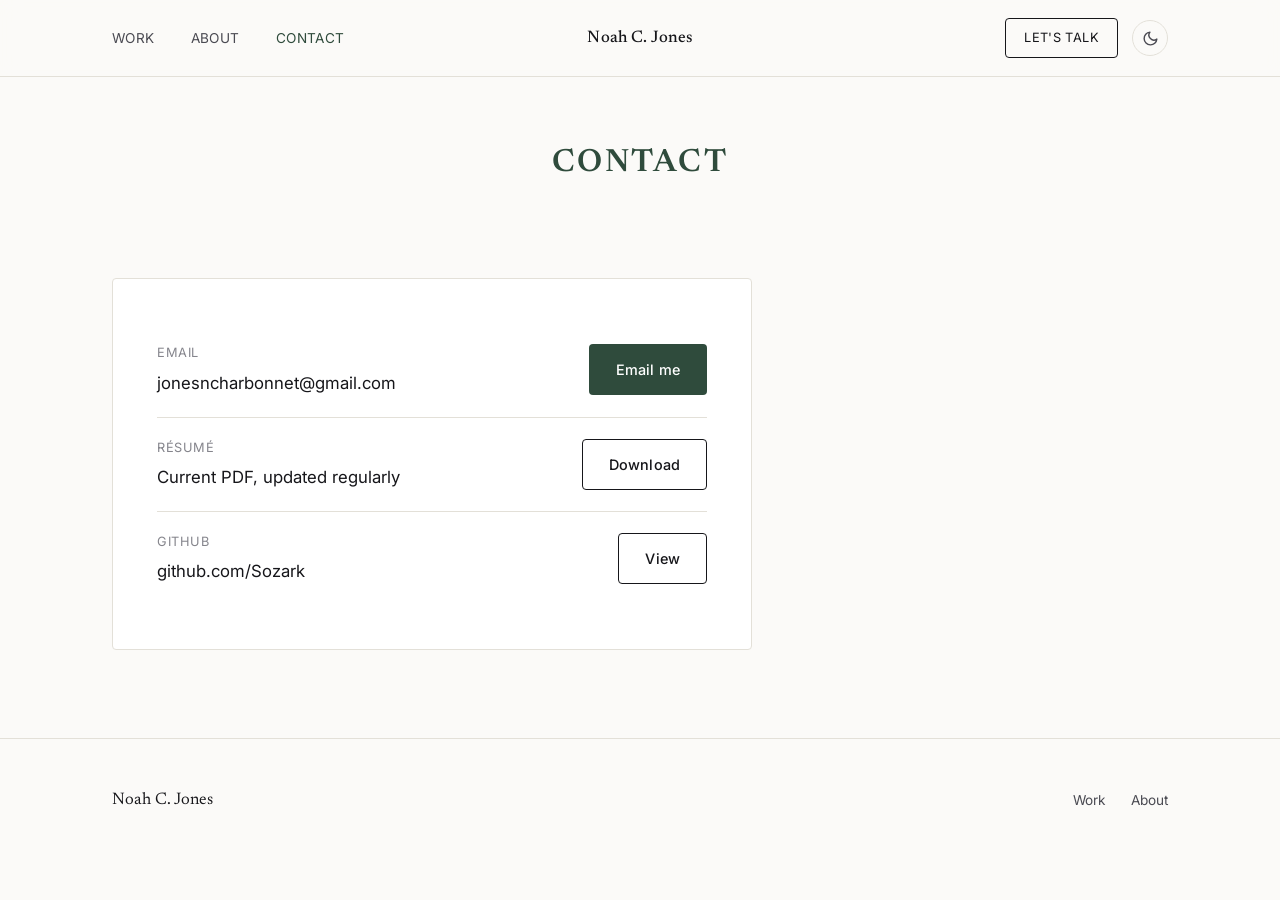
<file: work/contact.html>
<!doctype html>
<html lang="en">
<head>
<meta charset="utf-8">
<title>Contact — Noah C. Jones</title>
<meta name="description" content="Get in touch with Noah C. Jones about UX, product design, and design engineering roles.">
<meta name="viewport" content="width=device-width, initial-scale=1">
<link rel="stylesheet" href="css/style.css">
<link rel="preconnect" href="https://fonts.googleapis.com">
<link rel="preconnect" href="https://fonts.gstatic.com" crossorigin>
<link rel="stylesheet" href="https://fonts.googleapis.com/css2?family=Newsreader:ital,opsz,wght@0,6..72,400;0,6..72,500;1,6..72,400&family=Inter:wght@400;500;600&display=swap">
<link rel="stylesheet" href="css/style.css">
<script>
(function(){
  try{
    var t = localStorage.getItem('theme');
    if(t === 'light' || t === 'dark'){ document.documentElement.setAttribute('data-theme', t); }
  }catch(e){}
})();
</script>
</head>
<body>

<nav class="nav">
  <div class="nav__row">
    <a href="index.html" class="nav__logo">Noah C. Jones</a>
    <ul class="nav__links">
      <li><a href="index.html">Work</a></li>
      <li><a href="about.html">About</a></li>
      <li><a href="contact.html" class="active">Contact</a></li>
    </ul>
    <div class="nav__actions">
      <a href="contact.html" class="nav__cta">Let's talk</a>
      <button class="theme-toggle" data-theme-toggle type="button" aria-label="Switch to dark mode" aria-pressed="false">
        <svg class="icon-moon" viewBox="0 0 24 24" fill="none" stroke="currentColor" stroke-width="2" stroke-linecap="round" stroke-linejoin="round"><path d="M21 12.79A9 9 0 1 1 11.21 3 7 7 0 0 0 21 12.79z"/></svg>
        <svg class="icon-sun" viewBox="0 0 24 24" fill="none" stroke="currentColor" stroke-width="2" stroke-linecap="round" stroke-linejoin="round"><circle cx="12" cy="12" r="4"/><path d="M12 2v2M12 20v2M4.93 4.93l1.41 1.41M17.66 17.66l1.41 1.41M2 12h2M20 12h2M6.34 17.66l-1.41 1.41M19.07 4.93l-1.41 1.41"/></svg>
      </button>
      <button class="nav__toggle" aria-label="Menu"><span></span><span></span><span></span></button>
    </div>
  </div>
  <div class="nav__mobile">
    <a href="index.html">Work</a>
    <a href="about.html">About</a>
    <a href="contact.html">Contact</a>
  </div>
</nav>

<header class="page-hero page-hero--compact">
  <div class="wrap">
    <h1 class="page-hero__eyebrow">Contact</h1>
  </div>
</header>

<section class="section">
  <div class="wrap">
    <div class="contact-card">
      <div class="contact-row">
        <div>
          <p class="contact-row__label">Email</p>
          <p class="contact-row__value">jonesncharbonnet@gmail.com</p>
        </div>
        <a href="mailto:jonesncharbonnet@gmail.com" class="btn btn--primary">Email me</a>
      </div>
      <div class="contact-row">
        <div>
          <p class="contact-row__label">Résumé</p>
          <p class="contact-row__value">Current PDF, updated regularly</p>
        </div>
        <a href="resume/Noah_C_Jones_Resume.pdf" class="btn btn--ghost" target="_blank" rel="noopener" download>Download</a>
      </div>
      <div class="contact-row">
        <div>
          <p class="contact-row__label">GitHub</p>
          <p class="contact-row__value">github.com/Sozark</p>
        </div>
        <a href="https://github.com/Sozark" class="btn btn--ghost" target="_blank" rel="noopener">View</a>
      </div>
    </div>
  </div>
</section>

<footer class="footer">
  <div class="wrap">
    <div class="footer__row">
      <p class="footer__name">Noah C. Jones</p>
      <div class="footer__links">
        <a href="index.html">Work</a>
        <a href="about.html">About</a>
      </div>
    </div>
  </div>
</footer>

<script src="js/main.js" defer></script>
</body>
</html>
</file>
<file: work/css/style.css>
/* ============================================================
   Noah C. Jones — Work Portfolio
   Clean, editorial, corporate-friendly design system
   ============================================================ */


:root{
  --bg: #fbfaf8;
  --bg-alt: #f3f1ec;
  --ink: #16161a;
  --ink-soft: #4a4a52;
  --ink-faint: #85858c;
  --line: #e3e0d8;
  --accent: #2f4b3c;
  --accent-soft: #e7ede8;
  --accent-bright: #3f6b52;
  --white: #ffffff;
  --radius: 4px;
  --max: 1120px;
  --serif: 'Newsreader', Georgia, 'Times New Roman', serif;
  --sans: 'Inter', -apple-system, BlinkMacSystemFont, 'Segoe UI', sans-serif;
}

@media (prefers-color-scheme: dark){
  :root:not([data-theme="light"]){
    --bg: #14140f;
    --bg-alt: #1b1b16;
    --ink: #f2f1ea;
    --ink-soft: #c7c5ba;
    --ink-faint: #8d8b80;
    --line: #34332a;
    --accent: #8fc7a6;
    --accent-soft: #202920;
    --accent-bright: #a9dabb;
    --white: #1b1b16;
  }
}
:root[data-theme="dark"]{
  --bg: #14140f;
  --bg-alt: #1b1b16;
  --ink: #f2f1ea;
  --ink-soft: #c7c5ba;
  --ink-faint: #8d8b80;
  --line: #34332a;
  --accent: #8fc7a6;
  --accent-soft: #202920;
  --accent-bright: #a9dabb;
  --white: #1b1b16;
}

*{ box-sizing: border-box; }
html{ scroll-behavior: smooth; }
body{
  margin: 0;
  background: var(--bg);
  color: var(--ink);
  font-family: var(--sans);
  font-size: 16px;
  line-height: 1.6;
  -webkit-font-smoothing: antialiased;
  overflow-x: hidden;
}
img{ max-width: 100%; display: block; }
a{ color: inherit; text-decoration: none; }
h1,h2,h3,h4{ font-family: var(--serif); font-weight: 500; line-height: 1.15; margin: 0; }
p{ margin: 0; }
ul{ margin: 0; padding: 0; list-style: none; }

.wrap{ max-width: var(--max); margin: 0 auto; padding: 0 32px; }
@media (max-width: 480px){
  .wrap{ padding: 0 24px; }
}

/* ---------- Nav ---------- */
.nav{
  position: sticky; top: 0; z-index: 50;
  background: color-mix(in srgb, var(--bg) 88%, transparent);
  backdrop-filter: blur(10px);
  border-bottom: 1px solid var(--line);
}
.nav__row{
  display: grid;
  grid-template-columns: minmax(0, 1fr) auto minmax(0, 1fr); /* equal side columns = true center */
  align-items: center;
  column-gap: 16px;
  padding: 18px 32px; max-width: var(--max); margin: 0 auto;
}
@media (max-width: 480px){
  .nav__row{ padding: 16px; }
  .nav__logo{ font-size: 0.95rem; }
}
.nav__logo{
  grid-column: 2; grid-row: 1;            /* added grid-row */
  justify-self: center; text-align: center;
  font-family: var(--serif); font-size: 1.05rem; font-weight: 500; letter-spacing: 0.01em;
}
.nav__logo span{ color: var(--accent); }
.nav__links{grid-column: 1; grid-row: 1; justify-self: start; display: flex; gap: 36px; }
.nav__links a{
  font-size: 0.85rem; letter-spacing: 0.03em; text-transform: uppercase;
  color: var(--ink-soft); transition: color .15s ease;
}
.nav__links a:hover, .nav__links a.active{ color: var(--accent); }
.nav__actions{ grid-column: 3; grid-row: 1; justify-self: end; display: flex; align-items: center; gap: 14px; }
.nav__cta{
  font-size: 0.8rem; letter-spacing: 0.03em; text-transform: uppercase;
  border: 1px solid var(--ink); padding: 9px 18px; border-radius: var(--radius);
  transition: background .15s ease, color .15s ease;
}
.nav__cta:hover{ background: var(--ink); color: var(--bg); }
.nav__toggle{ display: none; background: none; border: none; cursor: pointer; padding: 4px; }
.nav__toggle span{ display: block; width: 22px; height: 2px; background: var(--ink); margin: 5px 0; }
.nav__mobile{ display: none; }

.theme-toggle{
  display: inline-flex; align-items: center; justify-content: center;
  width: 36px; height: 36px; border-radius: 50%;
  border: 1px solid var(--line); background: transparent; cursor: pointer;
  color: var(--ink-soft); transition: border-color .15s ease, color .15s ease;
  flex-shrink: 0;
}
.theme-toggle:hover{ border-color: var(--accent); color: var(--accent); }
.theme-toggle svg{ width: 17px; height: 17px; display: block; }
.theme-toggle .icon-sun{ display: none; }
.theme-toggle .icon-moon{ display: block; }
:root[data-theme="dark"] .theme-toggle .icon-sun{ display: block; }
:root[data-theme="dark"] .theme-toggle .icon-moon{ display: none; }
@media (prefers-color-scheme: dark){
  :root:not([data-theme="light"]) .theme-toggle .icon-sun{ display: block; }
  :root:not([data-theme="light"]) .theme-toggle .icon-moon{ display: none; }
}

@media (max-width: 780px){
  .nav__links, .nav__cta{ display: none; }
  .nav__toggle{ display: block; }
  .nav__mobile{
    display: none; flex-direction: column; gap: 2px;
    border-top: 1px solid var(--line); background: var(--bg);
  }
  .nav__mobile.open{ display: flex; }
  .nav__mobile a{
    padding: 16px 32px; border-bottom: 1px solid var(--line);
    font-size: 0.95rem; color: var(--ink-soft);
  }
}

/* ---------- Hero ---------- */
.hero{ padding: 108px 0 88px; text-align: center; }
.hero__name{
  font-family: var(--serif);
  font-size: clamp(5rem, 5vw, 3.25rem);   /* scales up on desktop, stays readable on phones */
  font-weight: 500;
  letter-spacing: 0.04em;                 /* widens the name */
  line-height: 1.1;
  color: var(--ink);
  margin-bottom: 18px;
}
.hero__eyebrow{
  font-size: 0.8rem; letter-spacing: 0.08em; text-transform: uppercase;
  color: var(--accent); margin-bottom: 22px; font-weight: 600;
}
.hero__title{
  font-size: clamp(2.4rem, 5vw, 4.1rem);
  max-width: 16ch;
  margin-left: auto; margin-right: auto;
  letter-spacing: -0.01em;
}
.hero__title em{ font-style: italic; color: var(--accent); }
.hero__lede{
  margin-top: 28px; max-width: 58ch;
  margin-left: auto; margin-right: auto;
  font-size: 1.15rem; color: var(--ink-soft); line-height: 1.65;
}
.hero__actions{ display: flex; gap: 16px; margin-top: 40px; flex-wrap: wrap; justify-content: center; }
.btn{
  display: inline-flex; align-items: center; gap: 8px;
  padding: 13px 26px; border-radius: var(--radius);
  font-size: 0.9rem; font-weight: 500; letter-spacing: 0.01em;
  transition: all .15s ease; border: 1px solid transparent;
}
.btn--primary{ background: var(--accent); color: var(--white); }
.btn--primary:hover{ background: var(--accent-bright); }
.btn--ghost{ border-color: var(--ink); color: var(--ink); }
.btn--ghost:hover{ background: var(--ink); color: var(--bg); }

.hero__stats{
  display: grid; grid-template-columns: repeat(4, 1fr);
  gap: 24px; margin-top: 76px; padding-top: 40px; border-top: 1px solid var(--line);
}
.stat__num{ font-family: var(--serif); font-size: 2rem; color: var(--accent); }
.stat__label{ font-size: 0.82rem; color: var(--ink-faint); margin-top: 6px; }
@media (max-width: 780px){ .hero__stats{ grid-template-columns: repeat(2,1fr); } }

/* ---------- Section shared ---------- */
.section{ padding: 88px 0; }
.section--alt{ background: var(--bg-alt); }
.section__head{ max-width: 62ch; margin-bottom: 56px; }
.section__eyebrow{
  font-size: 0.78rem; letter-spacing: 0.08em; text-transform: uppercase;
  color: var(--accent); margin-bottom: 14px; font-weight: 600;
}
.section__title{ font-size: clamp(1.7rem, 3vw, 2.4rem); }
.section__sub{ margin-top: 16px; color: var(--ink-soft); font-size: 1.02rem; }

/* ---------- Case study cards (index grid) ---------- */
.grid-cases{ display: grid; grid-template-columns: 1fr 1fr; gap: 28px; }
@media (max-width: 860px){ .grid-cases{ grid-template-columns: 1fr; } }

.case-card{
  display: block; background: var(--white); border: 1px solid var(--line);
  border-radius: var(--radius); overflow: hidden;
  transition: transform .2s ease, box-shadow .2s ease;
}
.case-card:hover{ transform: translateY(-4px); box-shadow: 0 18px 40px -22px rgba(0,0,0,0.25); }
.case-card__media{
  aspect-ratio: 16/10; background: var(--bg-alt); overflow: hidden;
  border-bottom: 1px solid var(--line);
}
.case-card__media img{ width: 100%; height: 100%; object-fit: cover; }
.case-card__body{ padding: 26px 28px 30px; }
.case-card__tag{ font-size: 0.75rem; letter-spacing: 0.06em; text-transform: uppercase; color: var(--accent); font-weight: 600; }
.case-card__title{ font-size: 1.4rem; margin-top: 10px; }
.case-card__desc{ margin-top: 10px; color: var(--ink-soft); font-size: 0.95rem; }
.case-card__meta{ margin-top: 18px; display: flex; gap: 10px; flex-wrap: wrap; }
.pill{
  font-size: 0.72rem; letter-spacing: 0.02em; color: var(--ink-soft);
  border: 1px solid var(--line); border-radius: 20px; padding: 5px 12px;
}

/* ---------- About / approach ---------- */
.approach-grid{ display: grid; grid-template-columns: repeat(3, 1fr); gap: 32px; }
@media (max-width: 860px){ .approach-grid{ grid-template-columns: 1fr; } }
.approach-item{ border-top: 2px solid var(--accent); padding-top: 22px; }
.approach-item__num{ font-size: 0.8rem; color: var(--ink-faint); }
.approach-item__title{ font-size: 1.2rem; margin-top: 12px; }
.approach-item__body{ margin-top: 12px; color: var(--ink-soft); font-size: 0.95rem; }

/* ---------- Skills / marquee-ish list ---------- */
.tag-cloud{ display: flex; flex-wrap: wrap; gap: 10px; }
.tag-cloud .pill{ font-size: 0.85rem; padding: 8px 16px; }

/* ---------- Footer ---------- */
.footer{ border-top: 1px solid var(--line); padding: 48px 0; }
.footer__row{ display: flex; justify-content: space-between; align-items: center; flex-wrap: wrap; gap: 16px; }
.footer__name{ font-family: var(--serif); font-size: 1.05rem; }
.footer__links{ display: flex; gap: 26px; }
.footer__links a{ font-size: 0.85rem; color: var(--ink-soft); }
.footer__links a:hover{ color: var(--accent); }
.footer__note{ font-size: 0.8rem; color: var(--ink-faint); margin-top: 18px; }

/* ---------- Case study detail page ---------- */
.cs-back{
  display: inline-flex; align-items: center; gap: 8px;
  font-size: 0.85rem; color: var(--ink-soft); margin-top: 32px;
}
.cs-back:hover{ color: var(--accent); }
.cs-hero{ padding: 24px 0 56px; }
.cs-hero__eyebrow{ font-size: 0.8rem; letter-spacing: 0.06em; text-transform: uppercase; color: var(--accent); font-weight: 600; margin-top: 24px; }
.cs-hero__title{ font-size: clamp(2.2rem, 4.4vw, 3.4rem); margin-top: 16px; max-width: 20ch; }
.cs-hero__lede{ margin-top: 22px; max-width: 62ch; font-size: 1.1rem; color: var(--ink-soft); }

.cs-meta{
  margin-top: 40px; display: grid; grid-template-columns: repeat(4, 1fr);
  gap: 24px; padding: 28px 0; border-top: 1px solid var(--line); border-bottom: 1px solid var(--line);
}
@media (max-width: 780px){ .cs-meta{ grid-template-columns: repeat(2,1fr); } }
.cs-meta__label{ font-size: 0.72rem; letter-spacing: 0.05em; text-transform: uppercase; color: var(--ink-faint); }
.cs-meta__value{ margin-top: 8px; font-size: 0.95rem; }

.cs-actions{ display: flex; gap: 14px; margin-top: 32px; flex-wrap: wrap; }

.cs-media{
  margin-top: 56px; border-radius: var(--radius); overflow: hidden;
  border: 1px solid var(--line); background: var(--bg-alt); aspect-ratio: 16/9;
}
.cs-media img{ width: 100%; height: 100%; object-fit: cover; }

.cs-body{ padding: 80px 0; }
.cs-section{ max-width: 74ch; margin: 0 auto 96px; }
.cs-section:last-child{ margin-bottom: 0; }
.cs-section__label{ font-size: 0.78rem; letter-spacing: 0.06em; text-transform: uppercase; color: var(--accent); font-weight: 600; }
.cs-section__title{ font-size: clamp(1.5rem, 2.6vw, 2rem); margin-top: 14px; }
.cs-section__body{ margin-top: 22px; color: var(--ink-soft); font-size: 1.03rem; line-height: 1.75; }
.cs-section__body + .cs-section__body{ margin-top: 18px; }
.cs-section__body code{ background: var(--bg-alt); padding: 2px 7px; border-radius: 3px; font-size: 0.9em; }

.cs-pull{
  border-left: 3px solid var(--accent); padding: 4px 0 4px 26px; margin: 32px 0;
  font-family: var(--serif); font-size: 1.25rem; font-style: italic; color: var(--ink);
}

.cs-outcomes{ display: grid; grid-template-columns: repeat(2, 1fr); gap: 20px; margin-top: 28px; }
@media (max-width: 600px){ .cs-outcomes{ grid-template-columns: 1fr; } }
.cs-outcome{ background: var(--bg-alt); border-radius: var(--radius); padding: 18px 20px; }
.cs-outcome__label{ font-size: 0.72rem; letter-spacing: 0.05em; text-transform: uppercase; color: var(--ink-faint); }
.cs-outcome__value{ margin-top: 8px; font-size: 1rem; }

.cs-next{
  border-top: 1px solid var(--line); padding: 64px 0; background: var(--bg-alt);
}
.cs-next__label{ font-size: 0.78rem; letter-spacing: 0.06em; text-transform: uppercase; color: var(--ink-faint); }
.cs-next__title{ font-size: clamp(1.6rem, 3vw, 2.2rem); margin-top: 14px; }
.cs-next__link{ display: inline-flex; align-items: center; gap: 10px; margin-top: 20px; color: var(--accent); font-weight: 500; }

/* ---------- Page header (about/contact) ---------- */
.page-hero{ padding: 100px 0 64px; text-align: center; }
.page-hero__eyebrow{letter-spacing: 0.08em; text-transform: uppercase; color: var(--accent); font-weight: 600; }
.page-hero__title{ font-size: clamp(2.2rem, 4.5vw, 3.4rem); margin-top: 18px; max-width: 18ch; margin-left: auto; margin-right: auto; }
.page-hero__lede{ margin-top: 22px; max-width: 60ch; margin-left: auto; margin-right: auto; font-size: 1.1rem; color: var(--ink-soft); }
.page-hero--compact{ padding: 68px 0 8px; }
.page-hero--compact .page-hero__lede{ margin-top: 0; font-size: 1.1rem; }

.sr-only{ position: absolute; width: 1px; height: 1px; padding: 0; margin: -1px; overflow: hidden; clip: rect(0,0,0,0); white-space: nowrap; border: 0; }

.two-col{ display: grid; grid-template-columns: 1.1fr 0.9fr; gap: 64px; }
@media (max-width: 860px){ .two-col{ grid-template-columns: 1fr; } }
.prose p{ color: var(--ink-soft); font-size: 1.02rem; line-height: 1.75; margin-bottom: 18px; }
.prose p:last-child{ margin-bottom: 0; }

.facts{ border-top: 1px solid var(--line); }
.fact{ display: flex; justify-content: space-between; gap: 16px; padding: 16px 0; border-bottom: 1px solid var(--line); font-size: 0.92rem; }
.fact > span:last-child{ text-align: right; }
@media (max-width: 480px){
  .fact{ flex-direction: column; gap: 4px; }
  .fact > span:last-child{ text-align: left; }
}
.fact__label{ color: var(--ink-faint); }

/* ---------- Contact ---------- */
.contact-card{
  background: var(--white); border: 1px solid var(--line); border-radius: var(--radius);
  padding: 44px; max-width: 640px;
}
.contact-row{
  display: flex; align-items: center; justify-content: space-between;
  flex-wrap: wrap; gap: 12px;
  padding: 20px 0; border-bottom: 1px solid var(--line);
}
.contact-row:last-child{ border-bottom: none; }
.contact-row__label{ font-size: 0.8rem; letter-spacing: 0.04em; text-transform: uppercase; color: var(--ink-faint); }
.contact-row__value{ font-size: 1.05rem; margin-top: 6px; word-break: break-word; }
.contact-row a.btn{ margin-top: 0; flex-shrink: 0; }

@media (max-width: 480px){
  .contact-card{ padding: 28px 20px; }
  .contact-row{ flex-direction: column; align-items: flex-start; }
  .contact-row a.btn{ width: 100%; justify-content: center; }
}

/* ---------- Utility ---------- */
.mt-lg{ margin-top: 56px; }
</file>
